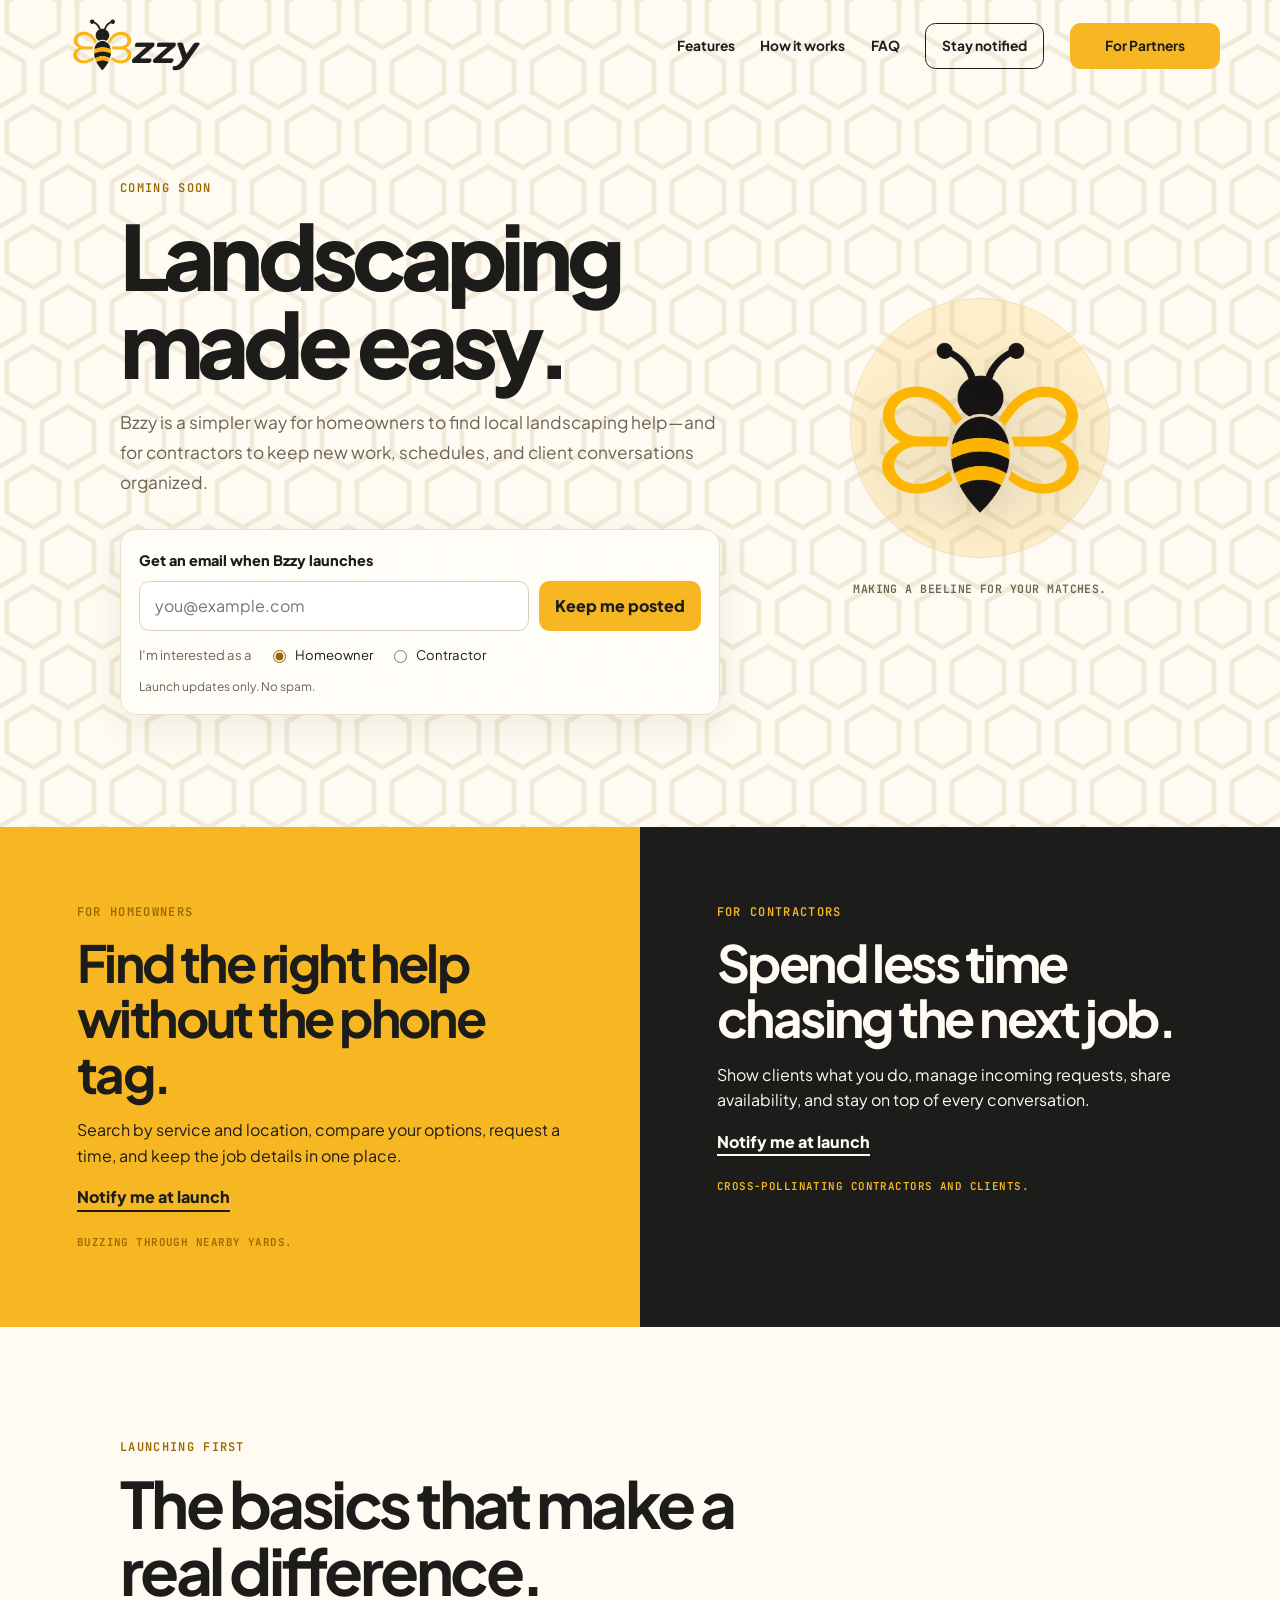
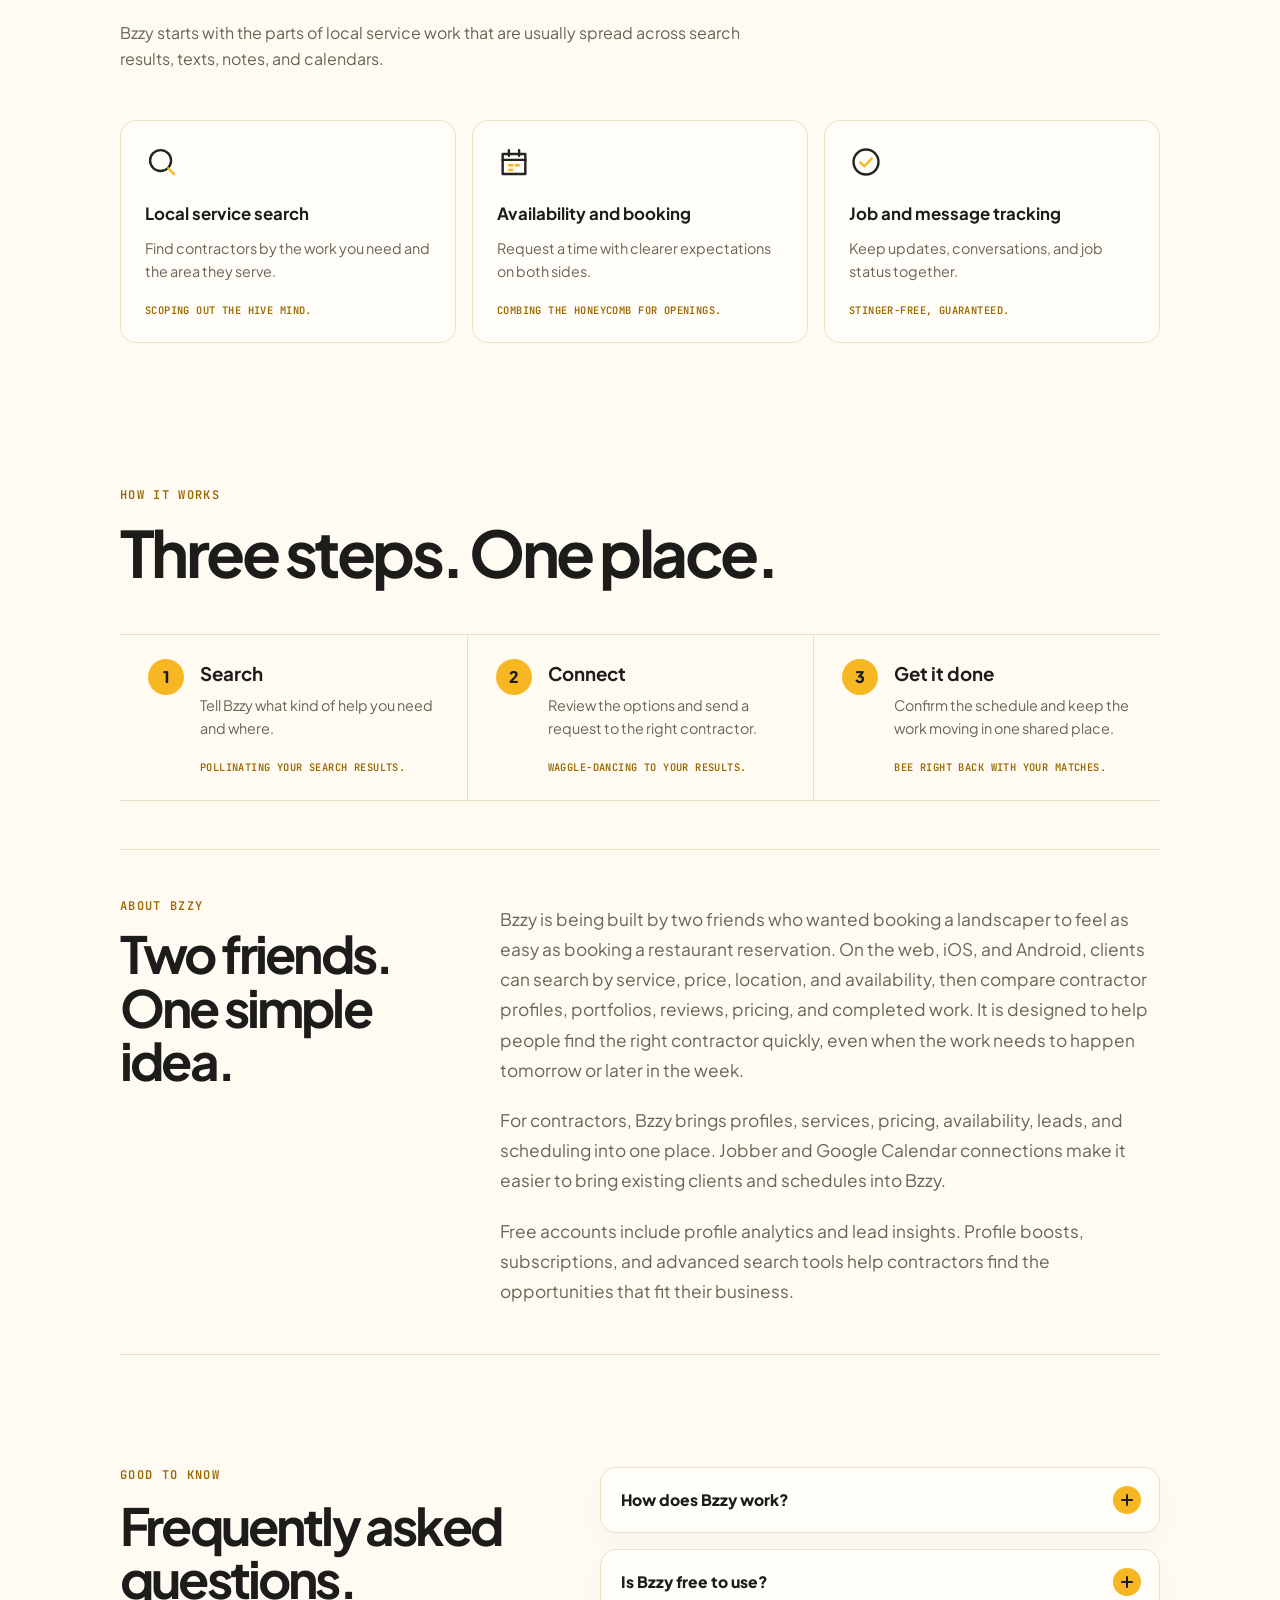
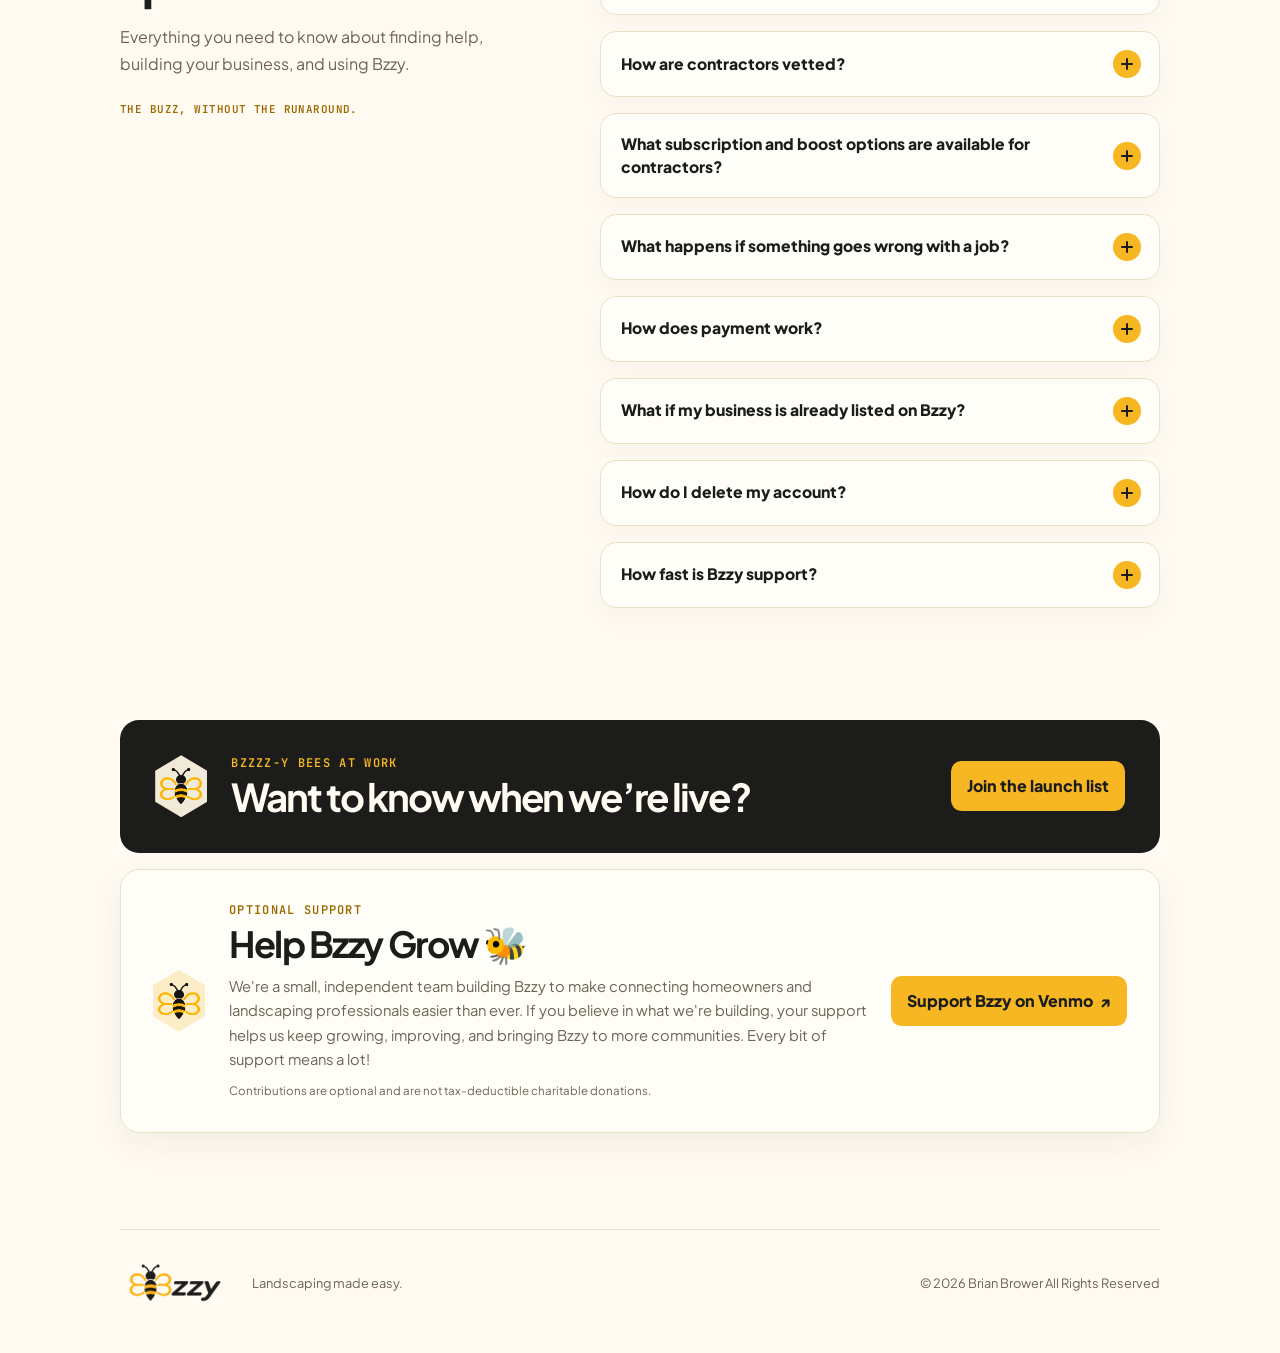
<file: index.html>
<!doctype html>
<html lang="en">
  <head>
    <meta charset="utf-8" />
    <meta name="viewport" content="width=device-width, initial-scale=1" />
    <meta name="theme-color" content="#fffbf2" />
    <meta name="description" content="Bzzy makes it easier to find, book, and work with local landscaping contractors." />
    <title>Bzzy - Landscaping made easy</title>
    <link rel="icon" type="image/png" href="assets/favicon.png" />
    <link rel="stylesheet" href="styles.css?v=20261024-2" />
    <script src="config.js"></script>
    <script src="scripts/support.js" defer></script>
  </head>
  <body>
    <div class="hex-pattern" aria-hidden="true"></div>
    <a class="skip-link" href="#main">Skip to content</a>

    <header class="site-header">
      <a class="brand" href="#top" aria-label="Bzzy home">
        <img src="assets/logo.png" alt="Bzzy" />
      </a>
      <nav aria-label="Primary navigation">
        <a href="#features">Features</a>
        <a href="#how-it-works">How it works</a>
        <a href="#faq">FAQ</a>
        <a class="nav-cta" href="#notify">Stay notified</a>
        <a class="audience-switcher" href="partners/">For Partners</a>
      </nav>
    </header>

    <main id="main">
      <section class="hero" id="top">
        <div class="hero-copy">
          <p class="launch-note">Coming soon</p>
          <h1>Landscaping made easy.</h1>
          <p class="hero-lede">
            Bzzy is a simpler way for homeowners to find local landscaping help—and for contractors to keep new work, schedules, and client conversations organized.
          </p>

          <form class="signup-form" id="notify" action="https://formsubmit.co/brian@bzzy.app" method="post">
            <input type="hidden" name="_subject" value="New Bzzy launch signup" />
            <input type="hidden" name="_next" value="https://bzzy.app/#thanks" />
            <input type="hidden" name="_template" value="table" />
            <input type="hidden" name="_autoresponse" value="Thanks for joining the Bzzy launch list. We’ll email you when Bzzy is ready." />
            <input class="honeypot" type="text" name="_honey" tabindex="-1" autocomplete="off" aria-hidden="true" />
            <label for="email">Get an email when Bzzy launches</label>
            <div class="form-row">
              <input id="email" name="email" type="email" placeholder="you@example.com" autocomplete="email" required />
              <button type="submit">Keep me posted</button>
            </div>
            <div class="audience-choice">
              <span>I’m interested as a</span>
              <label><input type="radio" name="audience" value="homeowner" checked /> Homeowner</label>
              <label><input type="radio" name="audience" value="contractor" /> Contractor</label>
            </div>
            <p class="form-note">Launch updates only. No spam.</p>
          </form>

          <div class="success-message" id="thanks" role="status">
            <strong>You’re on the list.</strong> We’ll keep you posted as Bzzy gets closer to launch.
          </div>
        </div>

        <div class="hero-mark" aria-hidden="true">
          <span class="bee-disc"><img src="assets/bzzy_sq_transparent.png" alt="" /></span>
          <p class="buzz-note">Making a beeline for your matches.</p>
        </div>
      </section>

      <section class="audience-grid" aria-label="Who Bzzy is for">
        <article>
          <p class="section-kicker">For homeowners</p>
          <h2>Find the right help without the phone tag.</h2>
          <p>Search by service and location, compare your options, request a time, and keep the job details in one place.</p>
          <a href="#notify">Notify me at launch</a>
          <p class="buzz-note">Buzzing through nearby yards.</p>
        </article>
        <article class="contractor-panel">
          <p class="section-kicker">For contractors</p>
          <h2>Spend less time chasing the next job.</h2>
          <p>Show clients what you do, manage incoming requests, share availability, and stay on top of every conversation.</p>
          <a href="#notify">Notify me at launch</a>
          <p class="buzz-note">Cross-pollinating contractors and clients.</p>
        </article>
      </section>

      <section class="features section" id="features">
        <div class="section-heading">
          <p class="section-kicker">Launching first</p>
          <h2>The basics that make a real difference.</h2>
          <p>Bzzy starts with the parts of local service work that are usually spread across search results, texts, notes, and calendars.</p>
        </div>

        <div class="feature-list">
          <article>
            <img src="assets/icon-search.svg" alt="" />
            <div><h3>Local service search</h3><p>Find contractors by the work you need and the area they serve.</p><p class="buzz-note">Scoping out the hive mind.</p></div>
          </article>
          <article>
            <img src="assets/icon-calendar.svg" alt="" />
            <div><h3>Availability and booking</h3><p>Request a time with clearer expectations on both sides.</p><p class="buzz-note">Combing the honeycomb for openings.</p></div>
          </article>
          <article>
            <img src="assets/icon-check.svg" alt="" />
            <div><h3>Job and message tracking</h3><p>Keep updates, conversations, and job status together.</p><p class="buzz-note">Stinger-free, guaranteed.</p></div>
          </article>
        </div>
      </section>

      <section class="how section" id="how-it-works">
        <div class="section-heading">
          <p class="section-kicker">How it works</p>
          <h2>Three steps. One place.</h2>
        </div>
        <ol class="steps">
          <li><span>1</span><div><h3>Search</h3><p>Tell Bzzy what kind of help you need and where.</p><p class="buzz-note">Pollinating your search results.</p></div></li>
          <li><span>2</span><div><h3>Connect</h3><p>Review the options and send a request to the right contractor.</p><p class="buzz-note">Waggle-dancing to your results.</p></div></li>
          <li><span>3</span><div><h3>Get it done</h3><p>Confirm the schedule and keep the work moving in one shared place.</p><p class="buzz-note">Bee right back with your matches.</p></div></li>
        </ol>
      </section>

      <section class="about section" id="about">
        <div>
          <p class="section-kicker">About Bzzy</p>
          <h2>Two friends.<br />One simple idea.</h2>
        </div>
        <div class="about-copy">
          <p>
            Bzzy is being built by two friends who wanted booking a landscaper to feel as easy as booking a restaurant reservation. On the web, iOS, and Android, clients can search by service, price, location, and availability, then compare contractor profiles, portfolios, reviews, pricing, and completed work. It is designed to help people find the right contractor quickly, even when the work needs to happen tomorrow or later in the week.
          </p>
          <p>
            For contractors, Bzzy brings profiles, services, pricing, availability, leads, and scheduling into one place. Jobber and Google Calendar connections make it easier to bring existing clients and schedules into Bzzy.
          </p>
          <p>
            Free accounts include profile analytics and lead insights. Profile boosts, subscriptions, and advanced search tools help contractors find the opportunities that fit their business.
          </p>
        </div>
      </section>

      <section class="faq section" id="faq" aria-labelledby="faq-title">
        <div class="faq-intro">
          <p class="section-kicker">Good to know</p>
          <h2 id="faq-title">Frequently asked questions.</h2>
          <p>Everything you need to know about finding help, building your business, and using Bzzy.</p>
          <p class="buzz-note">The buzz, without the runaround.</p>
        </div>

        <div class="faq-list">
          <details class="faq-item" name="bzzy-faq">
            <summary>How does Bzzy work?</summary>
            <div class="faq-answer">
              <p>Bzzy helps clients quickly find the right contractor by matching <strong>services needed</strong>, <strong>timeframes the client is available</strong>, <strong>general location</strong>, and <strong>optional budget preferences</strong>.</p>
              <p>Contractors create a free profile, sync their scheduling tools (Jobber or Google Calendar), and optionally sync their Google Business page to auto-populate public info.</p>
              <p>Clients browse, compare, and reach out directly &mdash; Bzzy does not handle payments or job transactions.</p>
            </div>
          </details>
          <details class="faq-item" name="bzzy-faq">
            <summary>Is Bzzy free to use?</summary>
            <div class="faq-answer">
              <p>Client accounts are <strong>100% free</strong>.</p>
              <p>Contractors can use Bzzy for free as well, with optional paid features such as profile boosts, premium tiers, and lead-searching tools.</p>
            </div>
          </details>
          <details class="faq-item" name="bzzy-faq">
            <summary>How are contractors vetted?</summary>
            <div class="faq-answer">
              <p>Contractors can optionally verify key business information, including <strong>insurance</strong>, <strong>state licensing</strong>, and <strong>driver&rsquo;s license</strong>. Once approved, they receive a <strong>verification badge</strong>, which becomes a searchable filter for clients.</p>
              <p>If a contractor is reported multiple times, Bzzy may conduct additional checks such as background reviews or portfolio evaluations.</p>
              <p>Our screening process is designed to catch most issues early.</p>
            </div>
          </details>
          <details class="faq-item" name="bzzy-faq">
            <summary>What subscription and boost options are available for contractors?</summary>
            <div class="faq-answer">
              <p>Contractors can:</p>
              <ul>
                <li>Boost their profile for short time increments.</li>
                <li>Subscribe to a premium tier for consistent search visibility.</li>
                <li>Access lead-searching tools that show people who viewed or searched for their profile in the last <strong>21 days</strong> (mid tier) or <strong>7, 14, 21 days, or full month</strong> (highest tier).</li>
                <li>Highest tier subscribers can see all users who searched for their services.</li>
              </ul>
              <p>We offer a free 7-day trial for the mid-tier subscription.</p>
              <p>Boosts and subscriptions are <strong>non-refundable</strong>, but subscriptions can be canceled anytime and remain active until the end of the billing period.</p>
            </div>
          </details>
          <details class="faq-item" name="bzzy-faq">
            <summary>What happens if something goes wrong with a job?</summary>
            <div class="faq-answer">
              <p>Since Bzzy does not handle payments or job transactions, issues are resolved directly between the client and contractor.</p>
              <p>If a contractor cancels, Bzzy will attempt to <strong>reassign a similar contractor</strong> based on matching filters and availability.</p>
              <p>Clients receive a notification and can choose from the reassigned options.</p>
              <p>Mediation services are not offered.</p>
            </div>
          </details>
          <details class="faq-item" name="bzzy-faq">
            <summary>How does payment work?</summary>
            <div class="faq-answer">
              <p>All payments are handled directly between clients and contractors.</p>
              <p>Bzzy does not process payments, refunds, or financial disputes.</p>
            </div>
          </details>
          <details class="faq-item" name="bzzy-faq">
            <summary>What if my business is already listed on Bzzy?</summary>
            <div class="faq-answer">
              <p>If we&rsquo;ve already created a public contractor page for your business, you can <strong>claim the page</strong> during signup.</p>
              <p>Once claimed, you can manage, update, and verify your information.</p>
            </div>
          </details>
          <details class="faq-item" name="bzzy-faq">
            <summary>How do I delete my account?</summary>
            <div class="faq-answer">
              <p>Account deletion is <strong>immediate</strong> for both clients and contractors.</p>
              <ul>
                <li>All private and proprietary data (emails, passwords, linked info) is permanently removed.</li>
                <li>Public business listings may remain visible in a generalized form so clients can still find your business.</li>
                <li>Any data tied to a claimed business profile is unlinked and deleted.</li>
                <li>Legally required financial records are retained until safe to delete.</li>
              </ul>
            </div>
          </details>
          <details class="faq-item" name="bzzy-faq">
            <summary>How fast is Bzzy support?</summary>
            <div class="faq-answer">
              <p>Our support team responds quickly, and we&rsquo;re actively implementing an AI-powered assistant to make help even faster.</p>
            </div>
          </details>
        </div>
      </section>

      <section class="final-signup">
        <span class="bee-disc-2 final-bee-disc" aria-hidden="true">
          <img src="assets/bzzy_sq_transparent.png" alt="" />
        </span>
        <div>
          <p class="section-kicker">Bzzzz-y bees at work</p>
          <h2>Want to know when we’re live?</h2>
        </div>
        <a class="button" href="#notify">Join the launch list</a>
      </section>

      <section class="support-section" id="support" aria-labelledby="support-title" hidden>
        <span class="support-mark" aria-hidden="true">
          <img src="assets/bzzy_sq_transparent.png" alt="" />
        </span>
        <div class="support-copy">
          <p class="section-kicker">Optional support</p>
          <h2 id="support-title">Help Bzzy Grow <span aria-hidden="true">🐝</span></h2>
          <p>
            We're a small, independent team building Bzzy to make connecting homeowners and landscaping professionals easier than ever. If you believe in what we're building, your support helps us keep growing, improving, and bringing Bzzy to more communities. Every bit of support means a lot!
          </p>
          <p class="support-note">Contributions are optional and are not tax-deductible charitable donations.</p>
        </div>
        <a class="button support-button" data-venmo-link target="_blank" rel="noopener noreferrer">
          Support Bzzy on Venmo <span aria-hidden="true">↗</span>
        </a>
      </section>
    </main>

    <footer>
      <img src="assets/logo.png" alt="Bzzy" />
      <p>Landscaping made easy.</p>
      <p class="copyright">© 2026 Brian Brower All Rights Reserved</p>
    </footer>
  </body>
</html>
</file>
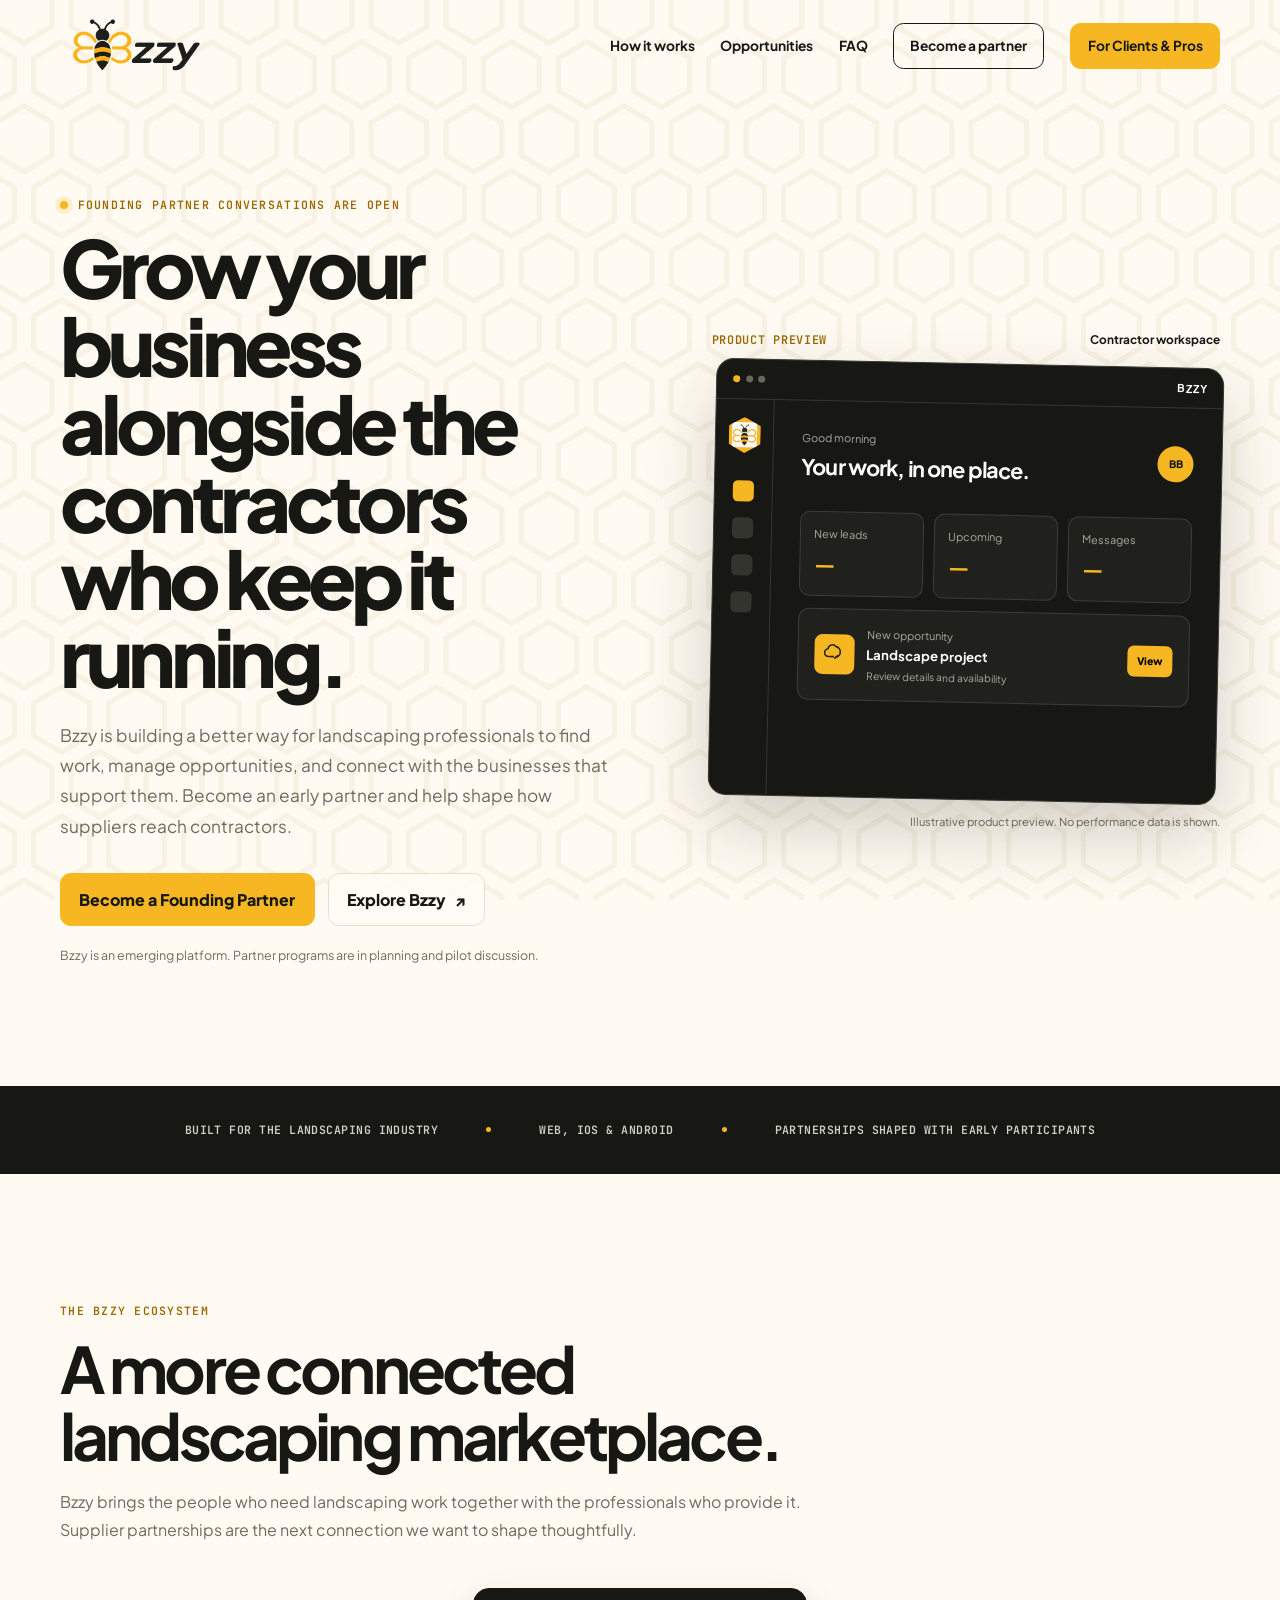
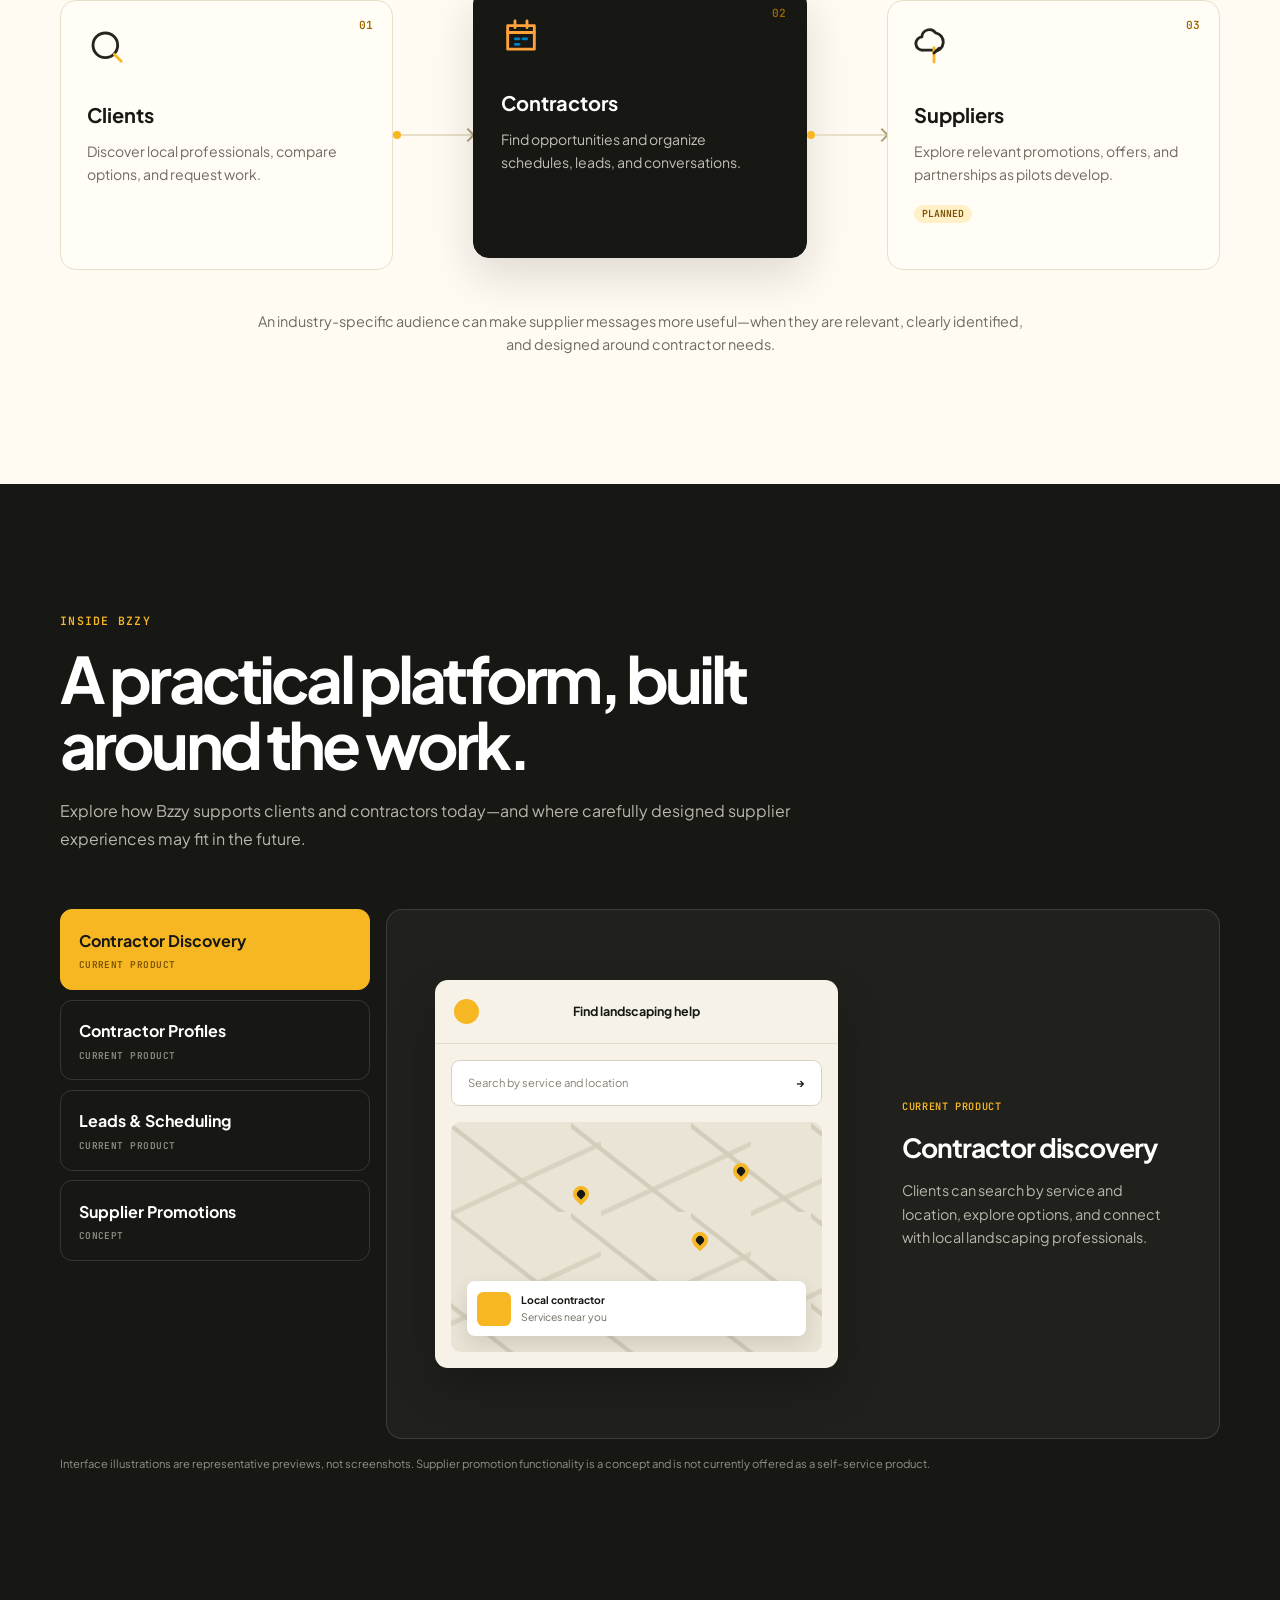
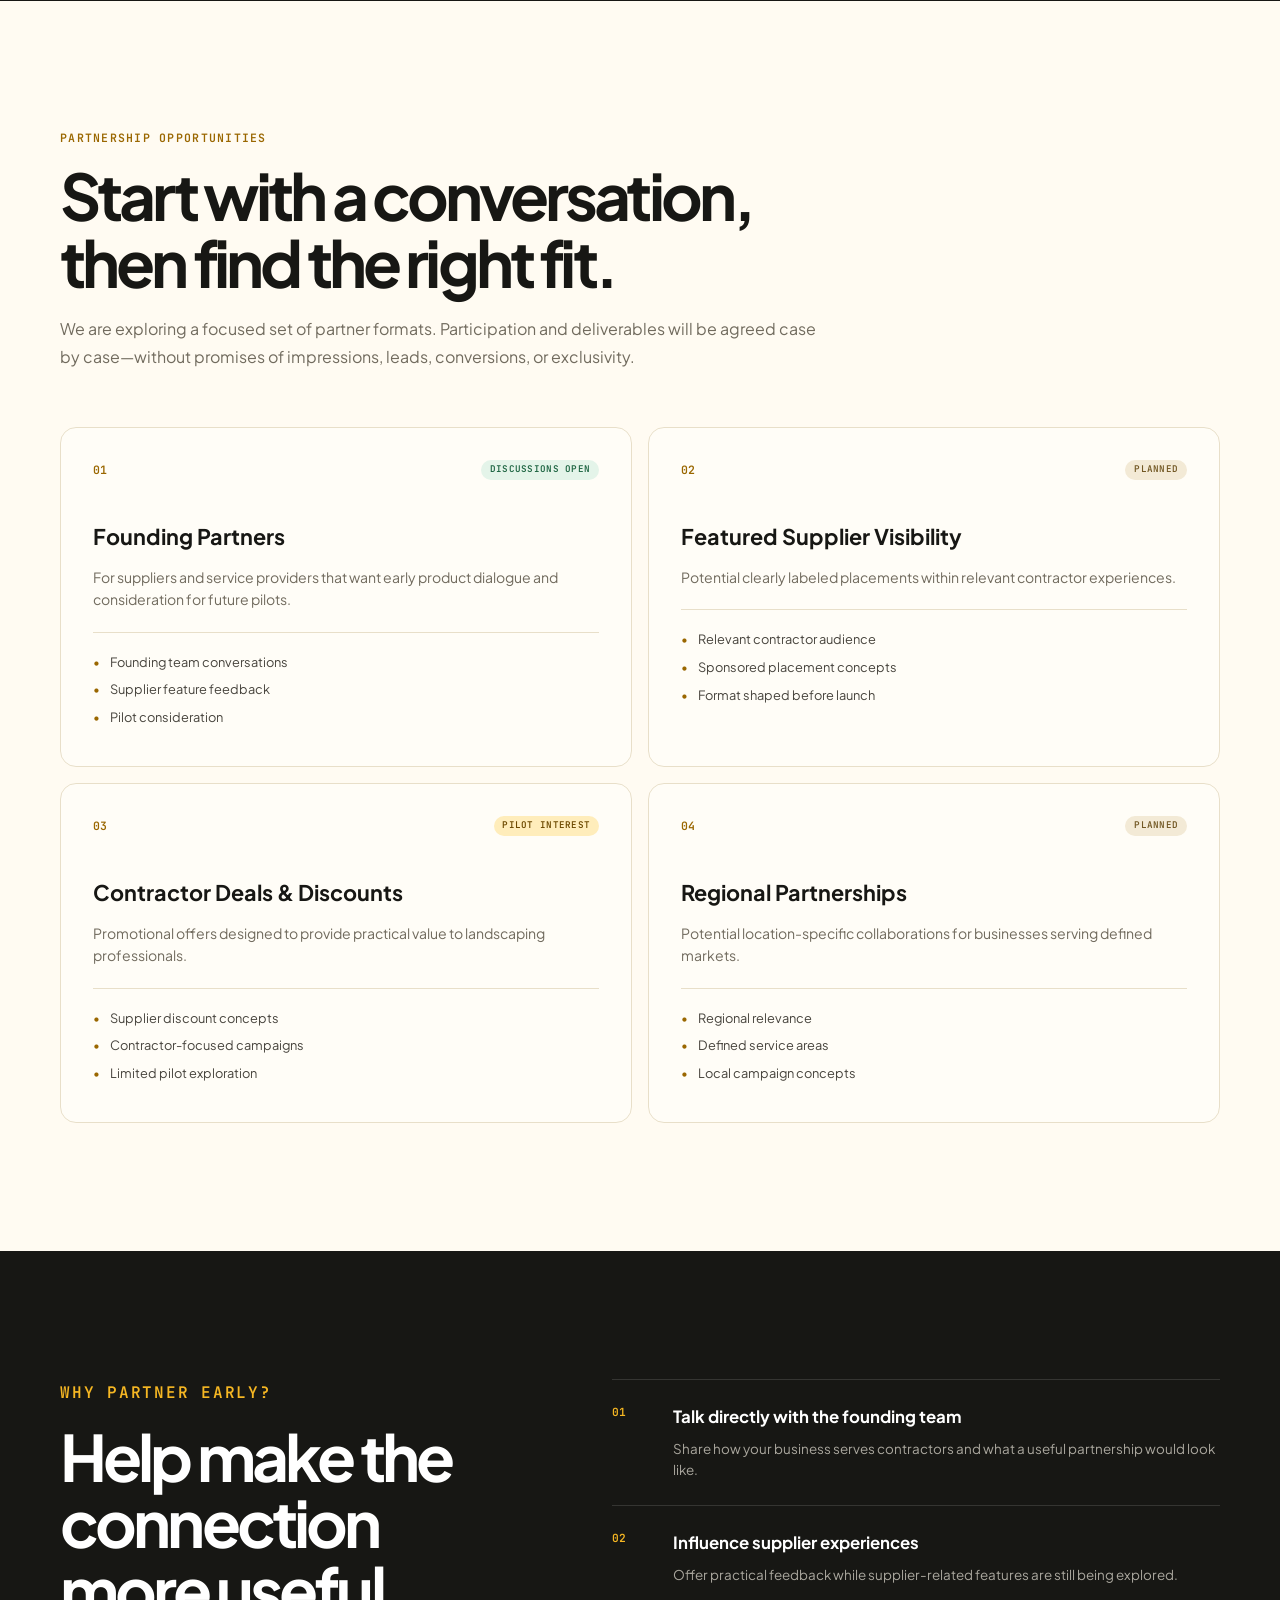
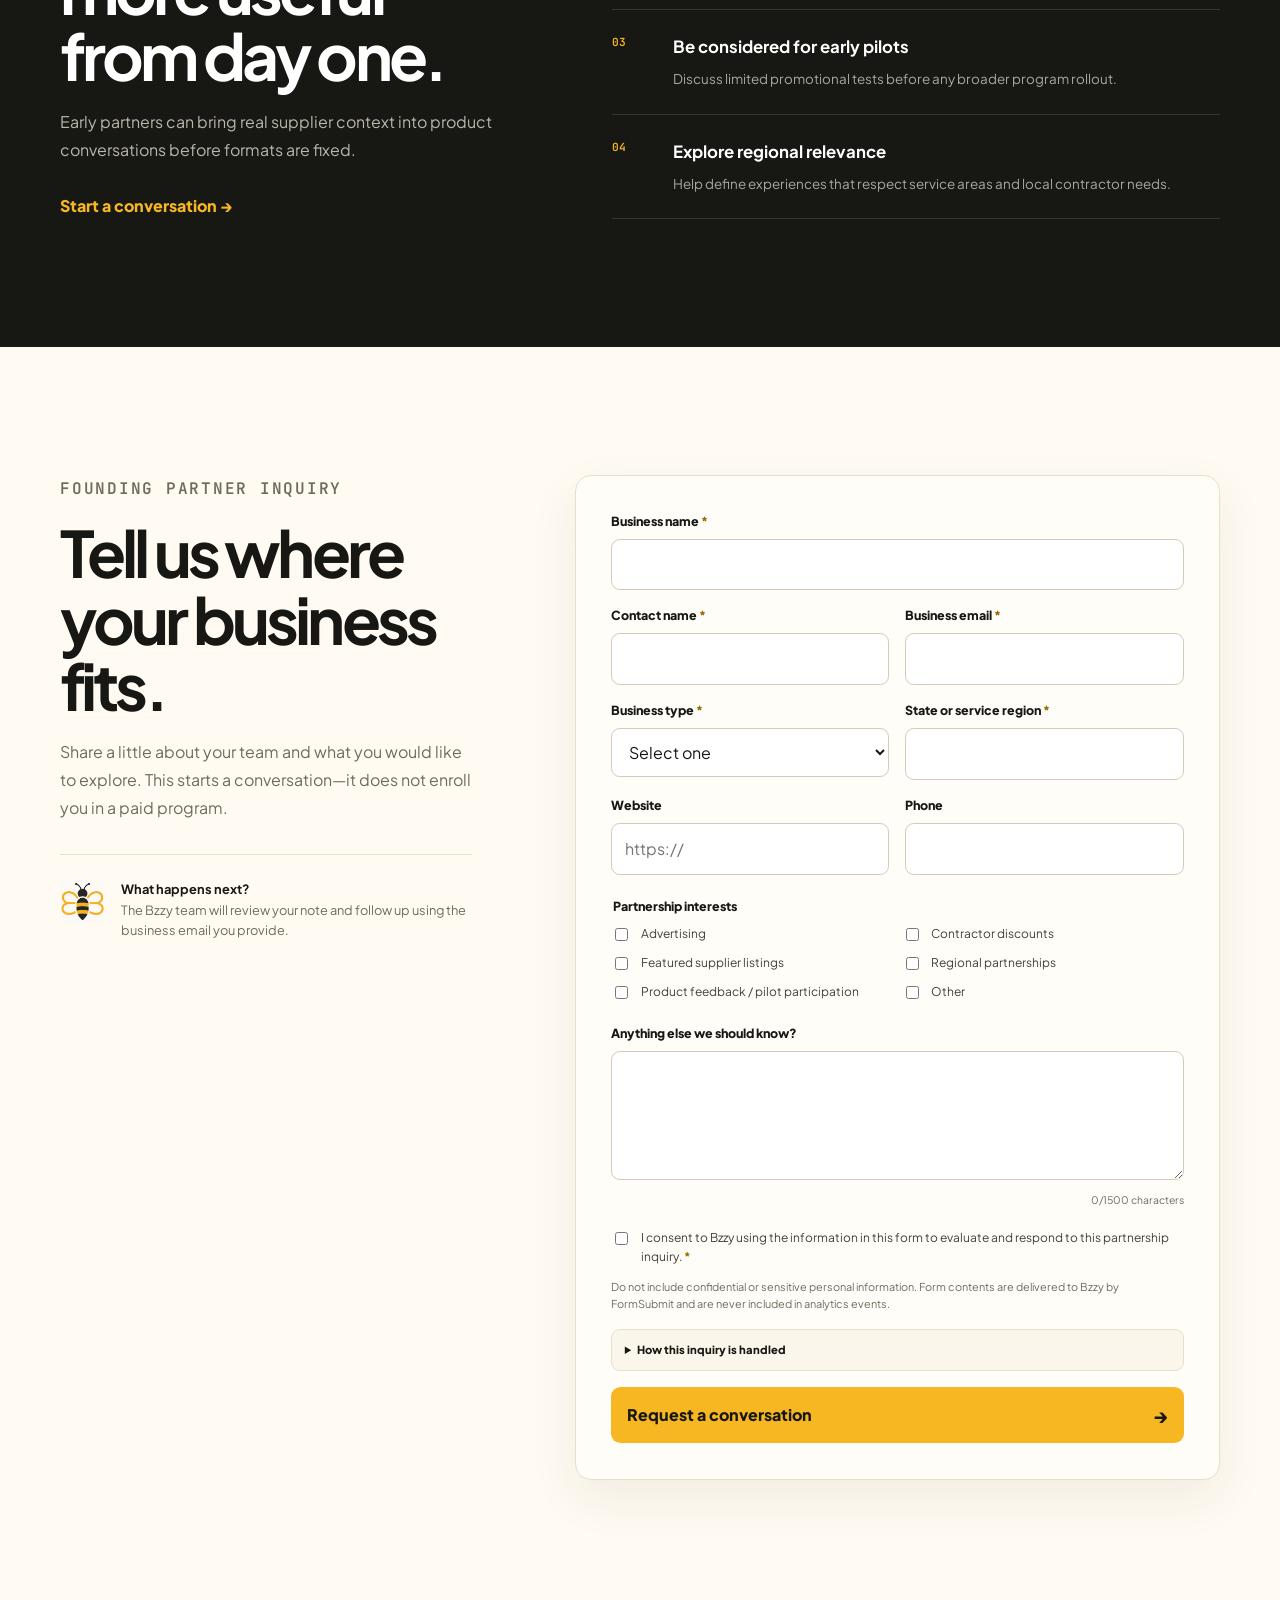
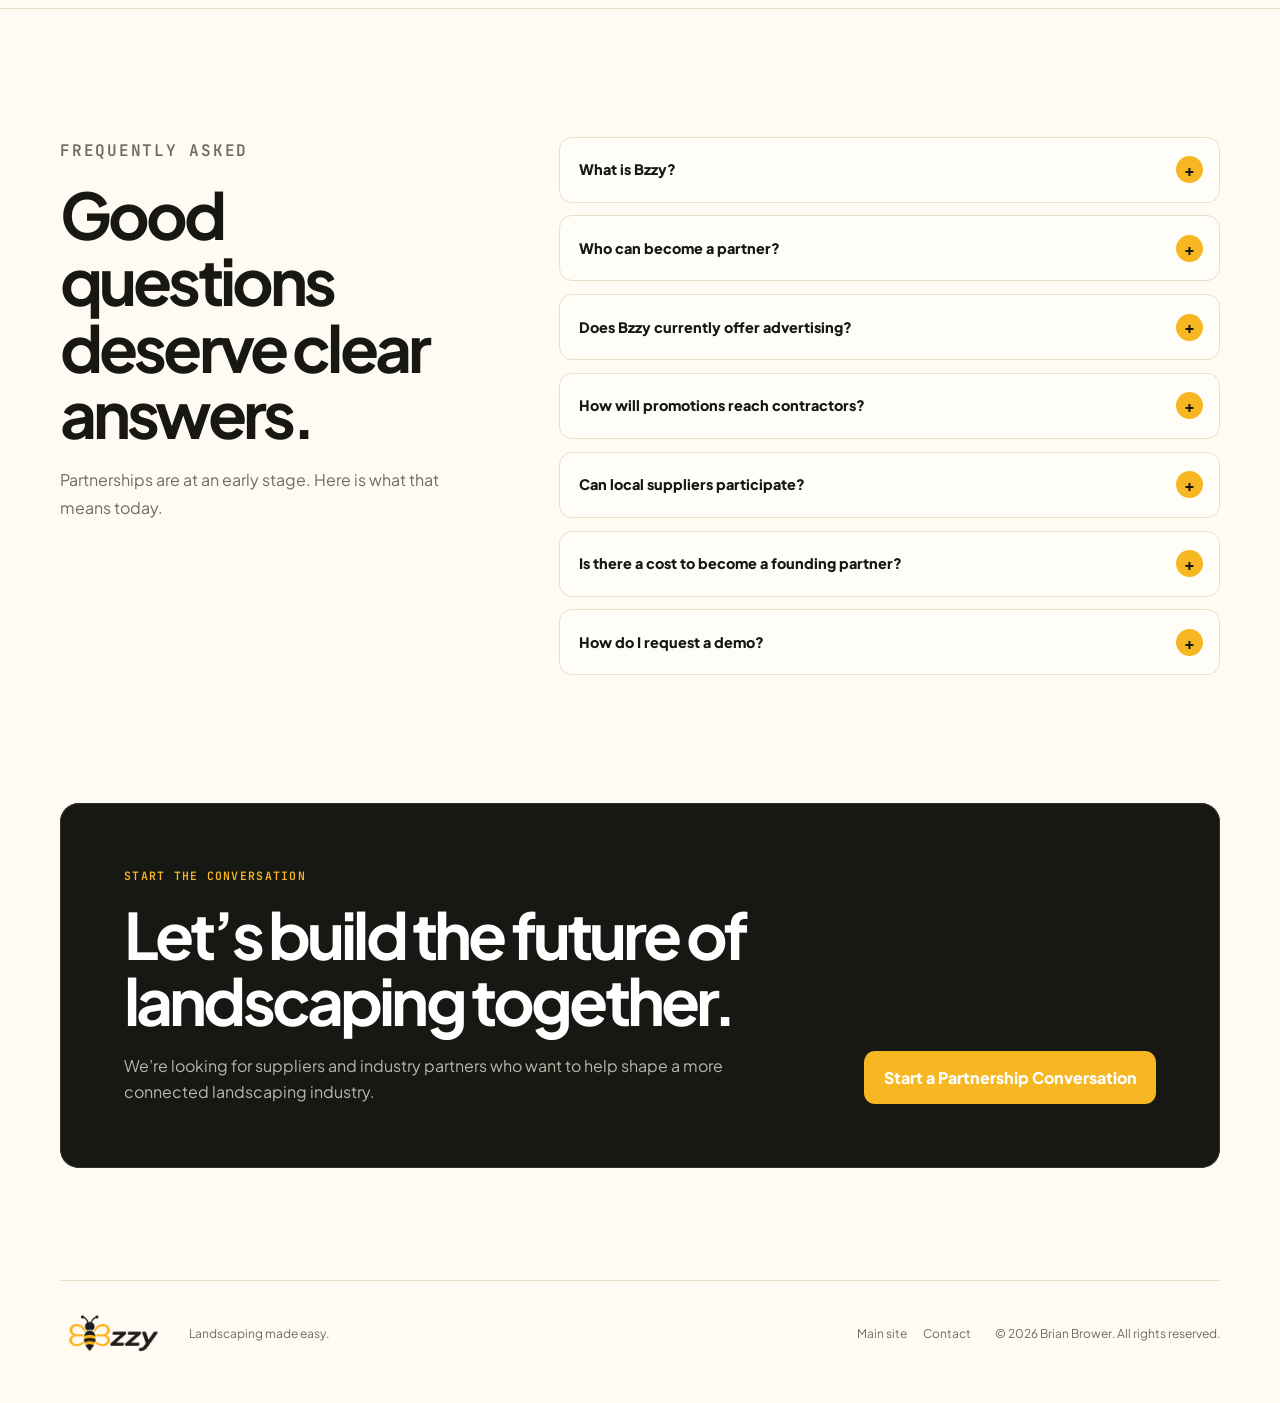
<file: partners/index.html>
<!doctype html>
<html lang="en">
  <head>
    <meta charset="utf-8" />
    <meta name="viewport" content="width=device-width, initial-scale=1" />
    <meta name="theme-color" content="#171714" />
    <meta name="robots" content="index, follow" />
    <meta name="description" content="Explore partnership opportunities with Bzzy. Connect with our team about supplier promotions, landscaping industry collaborations, and founding partner opportunities." />
    <link rel="canonical" href="https://bzzy.app/partners/" />
    <meta property="og:type" content="website" />
    <meta property="og:title" content="Bzzy Partners | Reach Landscaping Professionals" />
    <meta property="og:description" content="Help shape how landscaping suppliers and industry partners connect with contractors on Bzzy." />
    <meta property="og:url" content="https://bzzy.app/partners/" />
    <meta property="og:image" content="https://bzzy.app/assets/bzzy_sq_transparent.png" />
    <title>Bzzy Partners | Reach Landscaping Professionals</title>
    <link rel="icon" type="image/png" href="../assets/favicon.png" />
    <link rel="stylesheet" href="partners.css?v=20261024-2" />
    <script src="partners.js?v=20261024-1" defer></script>
  </head>
  <body>
    <a class="skip-link" href="#main">Skip to content</a>

    <header class="site-header" id="top">
      <a class="brand" href="../" aria-label="Bzzy home">
        <img src="../assets/logo.png" alt="Bzzy" />
      </a>
      <nav aria-label="Partner page navigation">
        <a href="#ecosystem">How it works</a>
        <a href="#opportunities">Opportunities</a>
        <a href="#faq">FAQ</a>
        <a class="nav-cta" href="#inquiry" data-track="partners_primary_cta_click">Become a partner</a>
        <a class="audience-switcher" href="../">For Clients &amp; Pros</a>
      </nav>
    </header>

    <main id="main">
      <section class="hero shell" aria-labelledby="hero-title">
        <div class="hero-copy reveal">
          <p class="eyebrow"><span></span> Founding partner conversations are open</p>
          <h1 id="hero-title">Grow your business alongside the contractors who keep it running.</h1>
          <p class="hero-lede">Bzzy is building a better way for landscaping professionals to find work, manage opportunities, and connect with the businesses that support them. Become an early partner and help shape how suppliers reach contractors.</p>
          <div class="hero-actions">
            <a class="button button-primary" href="#inquiry" data-track="partners_primary_cta_click">Become a Founding Partner</a>
            <a class="button button-secondary" href="../">Explore Bzzy <span aria-hidden="true">&#8599;</span></a>
          </div>
          <p class="hero-note">Bzzy is an emerging platform. Partner programs are in planning and pilot discussion.</p>
        </div>

        <div class="hero-preview reveal" aria-label="Conceptual preview of the Bzzy contractor experience">
          <div class="preview-label"><span>Product preview</span><strong>Contractor workspace</strong></div>
          <div class="app-window">
            <div class="app-bar"><span></span><span></span><span></span><b>Bzzy</b></div>
            <div class="app-body">
              <aside aria-hidden="true">
                <div class="mini-logo"><img src="../assets/bee-mark.png" alt="" /></div>
                <i class="active"></i><i></i><i></i><i></i>
              </aside>
              <div class="app-content">
                <div class="app-heading"><div><small>Good morning</small><h2>Your work, in one place.</h2></div><span class="avatar">BB</span></div>
                <div class="metric-row"><div><small>New leads</small><strong>—</strong></div><div><small>Upcoming</small><strong>—</strong></div><div><small>Messages</small><strong>—</strong></div></div>
                <div class="lead-card"><span class="lead-icon"><img src="../assets/icon-tree.svg" alt="" /></span><div><small>New opportunity</small><strong>Landscape project</strong><p>Review details and availability</p></div><button type="button" tabindex="-1">View</button></div>
              </div>
            </div>
          </div>
          <p class="concept-note">Illustrative product preview. No performance data is shown.</p>
        </div>
      </section>

      <section class="trust-strip" aria-label="Bzzy platform summary">
        <div class="shell">
          <p>Built for the landscaping industry</p><span aria-hidden="true"></span>
          <p>Web, iOS &amp; Android</p><span aria-hidden="true"></span>
          <p>Partnerships shaped with early participants</p>
        </div>
      </section>

      <section class="section shell" id="ecosystem" aria-labelledby="ecosystem-title">
        <div class="section-heading reveal">
          <p class="kicker">The Bzzy ecosystem</p>
          <h2 id="ecosystem-title">A more connected landscaping marketplace.</h2>
          <p>Bzzy brings the people who need landscaping work together with the professionals who provide it. Supplier partnerships are the next connection we want to shape thoughtfully.</p>
        </div>
        <div class="ecosystem reveal" aria-label="Clients connect to contractors, and suppliers can support contractors">
          <article><span>01</span><img src="../assets/icon-search.svg" alt="" /><h3>Clients</h3><p>Discover local professionals, compare options, and request work.</p></article>
          <div class="flow-arrow" aria-hidden="true"><i></i></div>
          <article class="ecosystem-primary"><span>02</span><img src="../assets/icon-calendar.svg" alt="" /><h3>Contractors</h3><p>Find opportunities and organize schedules, leads, and conversations.</p></article>
          <div class="flow-arrow" aria-hidden="true"><i></i></div>
          <article><span>03</span><img src="../assets/icon-tree.svg" alt="" /><h3>Suppliers</h3><p>Explore relevant promotions, offers, and partnerships as pilots develop.</p><b>Planned</b></article>
        </div>
        <p class="ecosystem-footnote reveal">An industry-specific audience can make supplier messages more useful—when they are relevant, clearly identified, and designed around contractor needs.</p>
      </section>

      <section class="showcase-section" id="product">
        <div class="section shell">
          <div class="section-heading reveal">
            <p class="kicker">Inside Bzzy</p>
            <h2>A practical platform, built around the work.</h2>
            <p>Explore how Bzzy supports clients and contractors today—and where carefully designed supplier experiences may fit in the future.</p>
          </div>
          <div class="showcase reveal">
            <div class="tab-list" role="tablist" aria-label="Bzzy product areas">
              <button id="tab-discovery" role="tab" aria-selected="true" aria-controls="panel-discovery" data-tab="discovery">Contractor Discovery <span>Current product</span></button>
              <button id="tab-profiles" role="tab" aria-selected="false" aria-controls="panel-profiles" data-tab="profiles" tabindex="-1">Contractor Profiles <span>Current product</span></button>
              <button id="tab-leads" role="tab" aria-selected="false" aria-controls="panel-leads" data-tab="leads" tabindex="-1">Leads &amp; Scheduling <span>Current product</span></button>
              <button id="tab-suppliers" role="tab" aria-selected="false" aria-controls="panel-suppliers" data-tab="suppliers" tabindex="-1">Supplier Promotions <span>Concept</span></button>
            </div>
            <div class="tab-panels">
              <article id="panel-discovery" role="tabpanel" aria-labelledby="tab-discovery" data-panel="discovery">
                <div class="screen screen-search" aria-hidden="true"><div class="screen-top"><i></i><b>Find landscaping help</b><span></span></div><div class="search-bar">Search by service and location <strong>&#8594;</strong></div><div class="map-area"><span class="pin pin-one"></span><span class="pin pin-two"></span><span class="pin pin-three"></span><div class="result-card"><i></i><div><b>Local contractor</b><small>Services near you</small></div></div></div></div>
                <div class="panel-copy"><p class="status current">Current product</p><h3>Contractor discovery</h3><p>Clients can search by service and location, explore options, and connect with local landscaping professionals.</p></div>
              </article>
              <article id="panel-profiles" role="tabpanel" aria-labelledby="tab-profiles" data-panel="profiles" hidden>
                <div class="screen profile-screen" aria-hidden="true"><div class="profile-cover"></div><div class="profile-head"><i></i><div><b>Contractor profile</b><small>Services • Portfolio • Availability</small></div></div><div class="profile-lines"><span></span><span></span><span></span></div><button type="button" tabindex="-1">Request a time</button></div>
                <div class="panel-copy"><p class="status current">Current product</p><h3>Profiles built for comparison</h3><p>Contractor pages bring public business details, services, work examples, and scheduling context into one clear view.</p></div>
              </article>
              <article id="panel-leads" role="tabpanel" aria-labelledby="tab-leads" data-panel="leads" hidden>
                <div class="screen schedule-screen" aria-hidden="true"><div class="schedule-head"><b>Work week</b><span>Schedule</span></div><div class="week"><i>M</i><i>T</i><i>W</i><i>T</i><i>F</i></div><div class="calendar-grid"><span></span><span class="job"></span><span></span><span></span><span class="job gold"></span><span></span><span></span><span></span><span class="job"></span><span></span></div></div>
                <div class="panel-copy"><p class="status current">Current product</p><h3>Leads and scheduling</h3><p>Contractors can organize incoming requests, availability, jobs, and client conversations in a dedicated workspace.</p></div>
              </article>
              <article id="panel-suppliers" role="tabpanel" aria-labelledby="tab-suppliers" data-panel="suppliers" hidden>
                <div class="screen supplier-screen" aria-hidden="true"><span class="concept-pill">Concept</span><div class="offer-logo"><img src="../assets/bee-mark.png" alt="" /></div><small>Partner offer</small><h3>Relevant contractor savings</h3><p>A clearly identified offer from an industry supplier.</p><button type="button" tabindex="-1">View offer</button></div>
                <div class="panel-copy"><p class="status concept">Concept preview</p><h3>Supplier promotions</h3><p>Future pilots may introduce relevant discounts or sponsored supplier placements. Formats, availability, and eligibility are not yet finalized.</p></div>
              </article>
            </div>
          </div>
          <p class="showcase-disclaimer">Interface illustrations are representative previews, not screenshots. Supplier promotion functionality is a concept and is not currently offered as a self-service product.</p>
        </div>
      </section>

      <section class="section shell" id="opportunities" aria-labelledby="opportunities-title">
        <div class="section-heading reveal">
          <p class="kicker">Partnership opportunities</p>
          <h2 id="opportunities-title">Start with a conversation, then find the right fit.</h2>
          <p>We are exploring a focused set of partner formats. Participation and deliverables will be agreed case by case—without promises of impressions, leads, conversions, or exclusivity.</p>
        </div>
        <div class="opportunity-grid">
          <article class="reveal"><div class="card-top"><span>01</span><b class="availability discussion">Discussions open</b></div><h3>Founding Partners</h3><p>For suppliers and service providers that want early product dialogue and consideration for future pilots.</p><ul><li>Founding team conversations</li><li>Supplier feature feedback</li><li>Pilot consideration</li></ul></article>
          <article class="reveal"><div class="card-top"><span>02</span><b class="availability planned">Planned</b></div><h3>Featured Supplier Visibility</h3><p>Potential clearly labeled placements within relevant contractor experiences.</p><ul><li>Relevant contractor audience</li><li>Sponsored placement concepts</li><li>Format shaped before launch</li></ul></article>
          <article class="reveal"><div class="card-top"><span>03</span><b class="availability pilot">Pilot interest</b></div><h3>Contractor Deals &amp; Discounts</h3><p>Promotional offers designed to provide practical value to landscaping professionals.</p><ul><li>Supplier discount concepts</li><li>Contractor-focused campaigns</li><li>Limited pilot exploration</li></ul></article>
          <article class="reveal"><div class="card-top"><span>04</span><b class="availability planned">Planned</b></div><h3>Regional Partnerships</h3><p>Potential location-specific collaborations for businesses serving defined markets.</p><ul><li>Regional relevance</li><li>Defined service areas</li><li>Local campaign concepts</li></ul></article>
        </div>
      </section>

      <section class="early-section">
        <div class="section shell early-grid">
          <div class="early-copy reveal"><p class="kicker">Why partner early?</p><h2>Help make the connection more useful from day one.</h2><p>Early partners can bring real supplier context into product conversations before formats are fixed.</p><a href="#inquiry">Start a conversation <span aria-hidden="true">&#8594;</span></a></div>
          <div class="benefit-list reveal">
            <article><span>01</span><div><h3>Talk directly with the founding team</h3><p>Share how your business serves contractors and what a useful partnership would look like.</p></div></article>
            <article><span>02</span><div><h3>Influence supplier experiences</h3><p>Offer practical feedback while supplier-related features are still being explored.</p></div></article>
            <article><span>03</span><div><h3>Be considered for early pilots</h3><p>Discuss limited promotional tests before any broader program rollout.</p></div></article>
            <article><span>04</span><div><h3>Explore regional relevance</h3><p>Help define experiences that respect service areas and local contractor needs.</p></div></article>
          </div>
        </div>
      </section>

      <section class="section shell inquiry-section" id="inquiry" aria-labelledby="inquiry-title">
        <div class="inquiry-intro reveal">
          <p class="kicker">Founding partner inquiry</p>
          <h2 id="inquiry-title">Tell us where your business fits.</h2>
          <p>Share a little about your team and what you would like to explore. This starts a conversation—it does not enroll you in a paid program.</p>
          <div class="inquiry-aside"><img src="../assets/bee-mark.png" alt="" /><p><strong>What happens next?</strong><br />The Bzzy team will review your note and follow up using the business email you provide.</p></div>
        </div>
        <form class="partner-form reveal" id="partner-form" action="https://formsubmit.co/brian@bzzy.app" method="post">
          <input type="hidden" name="_subject" value="New Bzzy founding partner inquiry" />
          <input type="hidden" name="_template" value="table" />
          <input type="hidden" name="_captcha" value="true" />
          <input type="hidden" name="_next" value="https://bzzy.app/partners/thanks/" />
          <input type="hidden" name="_autoresponse" value="Thanks for reaching out about partnering with Bzzy. We received your inquiry and will review it soon." />
          <input type="hidden" name="page_url" value="" />
          <input type="hidden" name="referrer" value="" />
          <input type="hidden" name="utm_source" value="" />
          <input type="hidden" name="utm_medium" value="" />
          <input type="hidden" name="utm_campaign" value="" />
          <input class="honeypot" type="text" name="_honey" tabindex="-1" autocomplete="off" aria-hidden="true" />
          <div class="field-grid">
            <div class="field"><label for="business-name">Business name <span aria-hidden="true">*</span></label><input id="business-name" name="business_name" autocomplete="organization" required /></div>
            <div class="field"><label for="contact-name">Contact name <span aria-hidden="true">*</span></label><input id="contact-name" name="contact_name" autocomplete="name" required /></div>
            <div class="field"><label for="business-email">Business email <span aria-hidden="true">*</span></label><input id="business-email" name="email" type="email" autocomplete="email" required /></div>
            <div class="field"><label for="business-type">Business type <span aria-hidden="true">*</span></label><select id="business-type" name="business_type" required><option value="">Select one</option><option>Landscaping supply store</option><option>Equipment dealer</option><option>Mulch, soil, stone, or aggregate supplier</option><option>Nursery or wholesale garden center</option><option>Irrigation or landscaping equipment supplier</option><option>Landscaping software or service provider</option><option>Other</option></select></div>
            <div class="field"><label for="region">State or service region <span aria-hidden="true">*</span></label><input id="region" name="service_region" autocomplete="address-level1" required /></div>
            <div class="field"><label for="website">Website</label><input id="website" name="website" type="url" inputmode="url" autocomplete="url" placeholder="https://" /></div>
            <div class="field"><label for="phone">Phone</label><input id="phone" name="phone" type="tel" autocomplete="tel" /></div>
          </div>
          <fieldset><legend>Partnership interests</legend><div class="checkbox-grid"><label><input type="checkbox" name="interests[]" value="Advertising" /> Advertising</label><label><input type="checkbox" name="interests[]" value="Contractor discounts" /> Contractor discounts</label><label><input type="checkbox" name="interests[]" value="Featured supplier listings" /> Featured supplier listings</label><label><input type="checkbox" name="interests[]" value="Regional partnerships" /> Regional partnerships</label><label><input type="checkbox" name="interests[]" value="Product feedback / pilot participation" /> Product feedback / pilot participation</label><label><input type="checkbox" name="interests[]" value="Other" /> Other</label></div></fieldset>
          <div class="field"><label for="message">Anything else we should know?</label><textarea id="message" name="message" rows="4" maxlength="1500" aria-describedby="message-count"></textarea><p class="character-count" id="message-count"><span>0</span>/1500 characters</p></div>
          <label class="consent"><input id="consent" name="consent" type="checkbox" required aria-describedby="privacy-note" /><span>I consent to Bzzy using the information in this form to evaluate and respond to this partnership inquiry. <strong aria-hidden="true">*</strong></span></label>
          <p class="form-privacy" id="privacy-note">Do not include confidential or sensitive personal information. Form contents are delivered to Bzzy by FormSubmit and are never included in analytics events.</p>
          <details class="privacy-disclosure"><summary>How this inquiry is handled</summary><p>Your submission is emailed to the Bzzy team through FormSubmit. Bzzy uses the information to assess and respond to your inquiry. This static site does not place the inquiry in a Bzzy database or partner dashboard.</p></details>
          <button class="submit-button" type="submit"><span>Request a conversation</span><i aria-hidden="true">&#8594;</i></button>
          <div class="form-status" id="form-status" role="status" aria-live="polite"></div>
        </form>
      </section>

      <section class="faq-section" id="faq">
        <div class="section shell faq-grid">
          <div class="faq-intro reveal"><p class="kicker">Frequently asked</p><h2>Good questions deserve clear answers.</h2><p>Partnerships are at an early stage. Here is what that means today.</p></div>
          <div class="faq-list reveal">
            <details><summary>What is Bzzy?</summary><p>Bzzy is an emerging marketplace for landscaping services. It is designed to help clients discover and connect with contractors, while giving contractors tools for opportunities, availability, schedules, and client conversations.</p></details>
            <details><summary>Who can become a partner?</summary><p>We welcome conversations with landscaping supply stores, equipment dealerships, material suppliers, nurseries, irrigation suppliers, and industry software or service providers.</p></details>
            <details><summary>Does Bzzy currently offer advertising?</summary><p>Not as a self-service or broadly available product. Bzzy is currently discussing potential founding partnerships and limited pilots. Any proposed placement would be clearly defined before participation.</p></details>
            <details><summary>How will promotions reach contractors?</summary><p>Possible formats include clearly identified supplier placements, contractor offers, and regionally relevant promotions. These are concepts under evaluation, not guaranteed inventory.</p></details>
            <details><summary>Can local suppliers participate?</summary><p>Yes. Local and regional relevance is an important part of the conversation, especially for suppliers serving defined geographic markets.</p></details>
            <details><summary>Is there a cost to become a founding partner?</summary><p>There is no cost to request a conversation. Any future paid pilot, placement, or program would be discussed transparently and agreed separately before it begins.</p></details>
            <details><summary>How do I request a demo?</summary><p>Complete the partnership inquiry form and mention your interest in a product walkthrough. The Bzzy team will follow up using your business email.</p></details>
          </div>
        </div>
      </section>

      <section class="final-cta shell reveal">
        <div><p class="kicker">Start the conversation</p><h2>Let&rsquo;s build the future of landscaping together.</h2><p>We&rsquo;re looking for suppliers and industry partners who want to help shape a more connected landscaping industry.</p></div>
        <a class="button button-primary" href="#inquiry" data-track="partners_primary_cta_click">Start a Partnership Conversation</a>
      </section>
    </main>

    <footer class="shell">
      <a href="../"><img src="../assets/logo.png" alt="Bzzy" /></a>
      <p>Landscaping made easy.</p>
      <div><a href="../">Main site</a><a href="mailto:hello@bzzy.app">Contact</a></div>
      <p class="copyright">&copy; 2026 Brian Brower. All rights reserved.</p>
    </footer>
  </body>
</html>
</file>
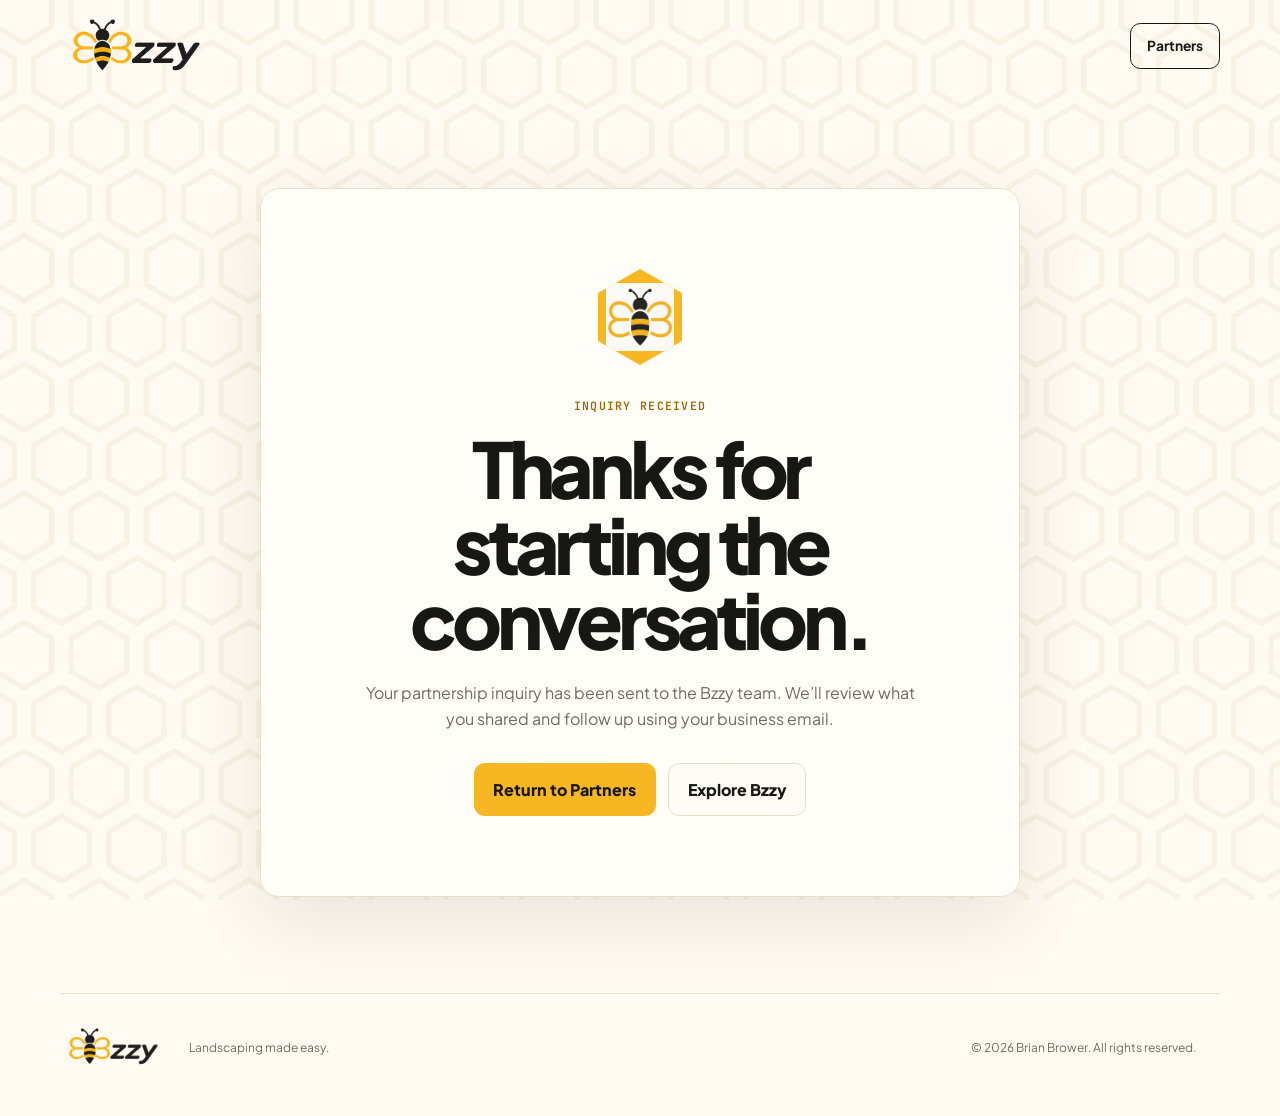
<file: partners/thanks/index.html>
<!doctype html>
<html lang="en">
  <head>
    <meta charset="utf-8" />
    <meta name="viewport" content="width=device-width, initial-scale=1" />
    <meta name="theme-color" content="#fffbf2" />
    <meta name="robots" content="noindex, follow" />
    <meta name="description" content="Thanks for contacting the Bzzy partnerships team." />
    <title>Thank You | Bzzy Partners</title>
    <link rel="icon" type="image/png" href="../../assets/favicon.png" />
    <link rel="stylesheet" href="../partners.css?v=20261024-2" />
  </head>
  <body class="thanks-page">
    <a class="skip-link" href="#main">Skip to content</a>
    <header class="site-header">
      <a class="brand" href="../../" aria-label="Bzzy home"><img src="../../assets/logo.png" alt="Bzzy" /></a>
      <nav aria-label="Thank-you page navigation"><a class="nav-cta" href="../">Partners</a></nav>
    </header>
    <main class="thanks-main" id="main">
      <section class="thanks-card" aria-labelledby="thanks-title">
        <span class="thanks-mark" aria-hidden="true"><img src="../../assets/bee-mark.png" alt="" /></span>
        <p class="kicker">Inquiry received</p>
        <h1 id="thanks-title">Thanks for starting the conversation.</h1>
        <p>Your partnership inquiry has been sent to the Bzzy team. We’ll review what you shared and follow up using your business email.</p>
        <div class="thanks-actions">
          <a class="button button-primary" href="../">Return to Partners</a>
          <a class="button button-secondary" href="../../">Explore Bzzy</a>
        </div>
      </section>
    </main>
    <footer>
      <a href="../../"><img src="../../assets/logo.png" alt="Bzzy" /></a>
      <p>Landscaping made easy.</p>
      <p class="copyright">&copy; 2026 Brian Brower. All rights reserved.</p>
    </footer>
  </body>
</html>
</file>
<file: styles.css>
@font-face { font-family: "Plus Jakarta Sans"; src: url("assets/plus-jakarta-sans-regular.ttf") format("truetype"); font-weight: 400; font-style: normal; font-display: swap; }
@font-face { font-family: "Plus Jakarta Sans"; src: url("assets/plus-jakarta-sans-semibold.ttf") format("truetype"); font-weight: 600; font-style: normal; font-display: swap; }
@font-face { font-family: "Plus Jakarta Sans"; src: url("assets/plus-jakarta-sans-bold.ttf") format("truetype"); font-weight: 700; font-style: normal; font-display: swap; }
@font-face { font-family: "Plus Jakarta Sans"; src: url("assets/plus-jakarta-sans-extrabold.ttf") format("truetype"); font-weight: 800; font-style: normal; font-display: swap; }
@font-face { font-family: "JetBrains Mono"; src: url("assets/jetbrains-mono-semibold.ttf") format("truetype"); font-weight: 600; font-style: normal; font-display: swap; }

:root {
  --honey: #f6b723;
  --honey-hover: #ffc300;
  --honey-ink: #9b6800;
  --ink: #1c1c1a;
  --background: #fffbf2;
  --surface: #fffdf7;
  --line: #e9e1c6;
  --input-line: #d7d0bf;
  --muted: #6b6455;
  --hex: #f2ead8;
}

* { box-sizing: border-box; }
html { scroll-behavior: smooth; }
body { min-width: 320px; margin: 0; color: var(--ink); background: var(--background); font-family: "Plus Jakarta Sans", system-ui, sans-serif; line-height: 1.6; }

.hex-pattern {
  position: fixed;
  inset: 0;
  z-index: -1;
  pointer-events: none;
  background-image: url("assets/hexagon.svg");
  background-position: 33px 17px;
  background-size: 140px 120px;
  background-repeat: repeat;
}

img { display: block; max-width: 100%; }
a { color: inherit; }
button, input { font: inherit; }
.skip-link { position: fixed; left: 1rem; top: -5rem; z-index: 100; padding: .75rem 1rem; border-radius: .5rem; color: white; background: var(--ink); }
.skip-link:focus { top: 1rem; }
.site-header, .hero, .section, .final-signup, .support-section, footer { width: min(1040px, calc(100% - 3rem)); margin-inline: auto; }

.site-header { width: min(1160px, calc(100% - 3rem)); min-height: 92px; display: flex; align-items: center; justify-content: space-between; gap: 2rem; }
.brand img { width: 150px; }
nav { display: flex; align-items: center; gap: 1.6rem; font-size: .86rem; font-weight: 700; }
nav a { text-decoration: none; }
nav a:hover { color: var(--honey-ink); }
.audience-switcher { min-width: 150px; min-height: 44px; padding: .7rem 1rem; display: inline-flex; align-items: center; justify-content: center; border: 1.5px solid var(--honey); border-radius: .65rem; background: var(--honey); }
.audience-switcher:hover { color: var(--ink); border-color: var(--honey-hover); background: var(--honey-hover); }
.nav-cta { min-height: 44px; padding: .7rem 1rem; display: inline-flex; align-items: center; border: 1.5px solid var(--ink); border-radius: .65rem; }
.nav-cta:hover { color: var(--background); background: var(--ink); }

.hero { min-height: 640px; padding: 5.5rem 0 7rem; display: grid; grid-template-columns: minmax(0, 1.25fr) minmax(270px, .75fr); align-items: center; gap: 5rem; }
.launch-note, .section-kicker { margin: 0 0 .9rem; color: var(--honey-ink); font: 600 .75rem/1.4 "JetBrains Mono", monospace; letter-spacing: .11em; text-transform: uppercase; }
h1, h2, h3, p { margin-top: 0; }
h1 { max-width: 700px; margin-bottom: 1.25rem; font-size: clamp(3rem, 7vw, 5.8rem); line-height: .98; letter-spacing: -.065em; font-weight: 800; }
.hero-lede { max-width: 660px; margin-bottom: 2rem; color: var(--muted); font-size: 1.08rem; line-height: 1.75; }

.signup-form { max-width: 620px; padding: 1.15rem; border: 1px solid var(--line); border-radius: 1rem; background: rgba(255, 253, 247, .96); box-shadow: 0 12px 35px rgba(38, 36, 31, .08); }
.signup-form > label { display: block; margin-bottom: .55rem; font-size: .9rem; font-weight: 800; }
.form-row { display: grid; grid-template-columns: 1fr auto; gap: .6rem; }
.form-row input { min-width: 0; height: 50px; padding: 0 .9rem; border: 1.5px solid var(--input-line); border-radius: .65rem; color: var(--ink); background: white; }
.form-row input:focus { outline: 3px solid rgba(246, 183, 35, .25); border-color: var(--honey-ink); }
.form-row button, .button { min-height: 50px; padding: .75rem 1rem; border: 0; border-radius: .65rem; color: var(--ink); background: var(--honey); font-weight: 800; cursor: pointer; text-decoration: none; }
.form-row button:hover, .button:hover { background: var(--honey-hover); }
.audience-choice { margin-top: .85rem; display: flex; align-items: center; flex-wrap: wrap; gap: .75rem 1rem; color: var(--muted); font-size: .82rem; }
.audience-choice label { display: flex; align-items: center; gap: .35rem; color: var(--ink); cursor: pointer; }
.audience-choice input { accent-color: var(--honey-ink); }
.form-note { margin: .7rem 0 0; color: var(--muted); font-size: .75rem; }
.honeypot { position: absolute !important; left: -9999px !important; }
.success-message { display: none; max-width: 620px; margin-top: 1rem; padding: .9rem 1rem; border: 1px solid #92bda4; border-radius: .75rem; color: #1f593b; background: #edf8f1; }
.success-message:target { display: block; }

.hero-mark { display: grid; justify-items: center; text-align: center; }
.bee-disc { width: 260px; height: 260px; display: grid; place-items: center; border: 1px solid var(--line); border-radius: 50%; background: rgba(246, 183, 35, .18); }
.bee-disc img { width: 205px; filter: drop-shadow(0 16px 20px rgba(38,36,31,.16)); }
.bee-disc-2 { display: grid; place-items: center; }
.hero-mark p { margin: 1.4rem 0 0; color: var(--muted); font-size: .9rem; font-weight: 600; }
.buzz-note { margin: 1.5rem 0 0; color: var(--honey-ink); font: 600 .68rem/1.5 "JetBrains Mono", monospace; letter-spacing: .04em; text-transform: uppercase; }
.hero-mark .buzz-note { color: var(--muted); font-size: .72rem; }

.audience-grid { display: grid; grid-template-columns: 1fr 1fr; }
.audience-grid article { min-height: 400px; padding: clamp(2.5rem, 6vw, 5.5rem); background: var(--honey); }
.audience-grid .contractor-panel { color: var(--background); background: var(--ink); }
.audience-grid h2 { max-width: 600px; margin-bottom: 1rem; font-size: clamp(2rem, 4vw, 3.6rem); line-height: 1.08; letter-spacing: -.05em; }
.audience-grid article > p:not(.section-kicker) { max-width: 590px; }
.contractor-panel .section-kicker { color: var(--honey); }
.contractor-panel .buzz-note { color: var(--honey); }
.audience-grid a { padding-bottom: .15rem; border-bottom: 2px solid currentColor; text-decoration: none; font-weight: 800; }

.section { padding: 7rem 0; }
.section-heading { max-width: 720px; margin-bottom: 3rem; }
.section-heading h2, .about h2, .final-signup h2 { margin-bottom: 1rem; font-size: clamp(2.25rem, 5vw, 4.2rem); line-height: 1.05; letter-spacing: -.055em; }
.section-heading > p:last-child { max-width: 650px; color: var(--muted); font-size: 1rem; }
.feature-list { display: grid; grid-template-columns: repeat(3, 1fr); gap: 1rem; }
.feature-list article { min-height: 220px; padding: 1.5rem; border: 1px solid var(--line); border-radius: 1rem; background: rgba(255, 253, 247, .94); }
.feature-list img { width: 34px; height: 34px; margin-bottom: 1.4rem; }
.feature-list h3 { margin-bottom: .55rem; font-size: 1.05rem; }
.feature-list p { margin-bottom: 0; color: var(--muted); font-size: .9rem; }
.feature-list .buzz-note { margin-top: 1.25rem; color: var(--honey-ink); font-size: .65rem; }

.how { padding-top: 2rem; padding-bottom: 3rem; }
.steps { margin: 0; padding: 0; display: grid; grid-template-columns: repeat(3, 1fr); list-style: none; }
.steps li { padding: 1.5rem 1.75rem; display: flex; gap: 1rem; border-top: 1px solid var(--line); border-bottom: 1px solid var(--line); background: rgba(255, 251, 242, .75); }
.steps li + li { border-left: 1px solid var(--line); }
.steps span { flex: 0 0 36px; height: 36px; display: grid; place-items: center; border-radius: 50%; background: var(--honey); font-weight: 800; }
.steps h3 { margin-bottom: .35rem; }
.steps p { margin: 0; color: var(--muted); font-size: .9rem; }
.steps .buzz-note { margin-top: 1.25rem; color: var(--honey-ink); font-size: .65rem; }

.about { padding-top: 3rem; padding-bottom: 3rem; display: grid; grid-template-columns: minmax(220px, .6fr) minmax(0, 1.4fr); align-items: start; gap: 3rem; border-top: 1px solid var(--line); }
.about .section-kicker { margin-bottom: .75rem; }
.about h2 { font-size: clamp(2.25rem, 4vw, 3.2rem); }
.about-copy { max-width: 660px; margin: .35rem 0 0 auto; color: var(--muted); font-size: 1.08rem; line-height: 1.75; }
.about-copy p { margin: 0; }
.about-copy p + p { margin-top: 1.25rem; }

.faq {
  padding-top: 7rem;
  display: grid;
  grid-template-columns: minmax(280px, 416px) minmax(0, 1fr);
  align-items: start;
  gap: 4rem;
  border-top: 1px solid var(--line);
}
.faq-intro { position: sticky; top: 2rem; }
.faq-intro h2 { max-width: 420px; margin-bottom: 1.1rem; font-size: clamp(2.25rem, 4vw, 3.7rem); line-height: 1.04; letter-spacing: -.055em; }
.faq-intro > p:not(.section-kicker, .buzz-note) { max-width: 390px; margin-bottom: 0; color: var(--muted); font-size: 1rem; line-height: 1.7; }
.faq-intro .buzz-note { margin-top: 1.5rem; }
.faq-list { display: grid; gap: 1rem; }
.faq-item { margin: 0; overflow: clip; border: 1px solid var(--line); border-radius: 1rem; background: rgba(255, 253, 247, .94); box-shadow: 0 10px 28px rgba(38, 36, 31, .035); }
.faq-item summary { min-height: 64px; padding: 1.15rem 4rem 1.15rem 1.25rem; position: relative; display: flex; align-items: center; color: var(--ink); font-size: .98rem; font-weight: 800; line-height: 1.45; list-style: none; cursor: pointer; user-select: none; }
.faq-item summary::-webkit-details-marker { display: none; }
.faq-item summary::after { content: ""; width: 28px; height: 28px; position: absolute; top: 50%; right: 1.1rem; border-radius: 50%; background-color: var(--honey); background-image: url("data:image/svg+xml,%3Csvg xmlns='http://www.w3.org/2000/svg' width='12' height='12' viewBox='0 0 12 12'%3E%3Cpath d='M6 1v10M1 6h10' fill='none' stroke='%231c1c1a' stroke-width='2' stroke-linecap='round'/%3E%3C/svg%3E"); background-position: center; background-repeat: no-repeat; background-size: 12px 12px; transform: translateY(-50%); }
.faq-item[open] summary::after { content: "\2212"; display: flex; align-items: center; justify-content: center; padding-bottom: 2px; color: var(--ink); background-image: none; font: 700 18px/1 Arial, sans-serif; }
.faq-item summary:hover::after { background-color: var(--honey-hover); }
.faq-item summary:focus-visible { outline: 3px solid rgba(246, 183, 35, .35); outline-offset: -3px; border-radius: calc(1rem - 1px); }
.faq-answer { padding: 0 1.25rem 1.3rem; color: var(--muted); font-size: .9rem; line-height: 1.65; animation: faq-rise 180ms cubic-bezier(.2, .9, .25, 1) both; }
.faq-answer p { margin: .75rem 0 0; }
.faq-answer p:first-child { margin-top: .2rem; }
.faq-answer ul { margin: .75rem 0 0; padding-left: 1.2rem; }
.faq-answer li + li { margin-top: .35rem; }
.faq-answer strong { color: var(--ink); }

@keyframes faq-rise {
  from { opacity: 0; transform: translateY(6px); }
  to { opacity: 1; transform: translateY(0); }
}

.final-signup { margin-top: 0; margin-bottom: 6rem; padding: 2.2rem; display: grid; grid-template-columns: auto 1fr auto; align-items: center; gap: 1.5rem; border-radius: 1.2rem; color: var(--background); background: var(--ink); }
.final-signup .final-bee-disc {
  width: 52px;
  height: 62px;
  background: var(--hex);
  clip-path: polygon(50% 0, 100% 25%, 100% 75%, 50% 100%, 0 75%, 0 25%);
}
.final-signup .final-bee-disc img { width: 44px; }
.final-signup .section-kicker { margin-bottom: .35rem; color: var(--honey); }
.final-signup h2 { margin: 0; font-size: clamp(1.65rem, 3vw, 2.6rem); }
.final-signup .button { display: inline-flex; align-items: center; justify-content: center; white-space: nowrap; }

.support-section { margin-bottom: 6rem; padding: 2rem; display: grid; grid-template-columns: auto minmax(0, 1fr) auto; align-items: center; gap: 1.5rem; border: 1px solid var(--line); border-radius: 1.2rem; background: var(--surface); box-shadow: 0 12px 35px rgba(38, 36, 31, .06); }
.support-section[hidden] { display: none; }
.venmo-support-enabled .final-signup { margin-bottom: 1rem; }
.support-mark { width: 52px; height: 62px; display: grid; place-items: center; background: rgba(246, 183, 35, .22); clip-path: polygon(50% 0, 100% 25%, 100% 75%, 50% 100%, 0 75%, 0 25%); }
.support-mark img { width: 44px; }
.support-copy { max-width: 650px; }
.support-copy .section-kicker { margin-bottom: .35rem; }
.support-copy h2 { margin-bottom: .65rem; font-size: clamp(1.55rem, 3vw, 2.25rem); line-height: 1.1; letter-spacing: -.04em; }
.support-copy > p:not(.section-kicker, .support-note) { margin-bottom: .65rem; color: var(--muted); font-size: .92rem; line-height: 1.65; }
.support-note { margin: 0; color: var(--muted); font-size: .72rem; }
.support-button { display: inline-flex; align-items: center; justify-content: center; gap: .35rem; white-space: nowrap; }
.support-button:focus-visible { outline: 3px solid rgba(246, 183, 35, .4); outline-offset: 3px; }

footer { padding: 2rem 0 3rem; display: grid; grid-template-columns: auto 1fr auto; align-items: center; gap: 1.5rem; border-top: 1px solid var(--line); color: var(--muted); font-size: .8rem; }
footer img { width: 108px; }
footer p { margin: 0; }
.copyright { text-align: right; }

@media (max-width: 920px) {
  nav > a:not(.nav-cta, .audience-switcher) { display: none; }
}

@media (max-width: 820px) {
  .hero { grid-template-columns: 1fr; gap: 3.5rem; padding-top: 4rem; text-align: center; }
  .hero-lede, .signup-form { margin-left: auto; margin-right: auto; }
  .hero-mark { order: -1; }
  .bee-disc { width: 210px; height: 210px; }
  .bee-disc img { width: 160px; }
  .audience-grid, .feature-list, .steps { grid-template-columns: 1fr; }
  .audience-grid article { min-height: 0; }
  .steps li + li { border-left: 0; border-top: 0; }
  .about { grid-template-columns: 1fr; gap: 1.5rem; }
  .about-copy { max-width: 650px; margin: 0; }
  .faq { grid-template-columns: 1fr; gap: 2.5rem; }
  .faq-intro { position: static; }
  .faq-intro h2, .faq-intro > p:not(.section-kicker, .buzz-note) { max-width: 650px; }
  .final-signup { grid-template-columns: auto 1fr; }
  .final-signup .button { grid-column: 1 / -1; }
  .support-section { grid-template-columns: auto 1fr; }
  .support-button { grid-column: 1 / -1; justify-self: stretch; }
}

@media (max-width: 560px) {
  .site-header, .hero, .section, .final-signup, .support-section, footer { width: min(100% - 2rem, 1040px); }
  .site-header { min-height: 78px; }
  .brand img { width: 122px; }
  nav { gap: .55rem; }
  .audience-switcher { font-size: .75rem; }
  .nav-cta { font-size: .78rem; }
  .hero { min-height: 0; padding: 3rem 0 5rem; }
  h1 { font-size: clamp(2.8rem, 14vw, 4rem); }
  .form-row { grid-template-columns: 1fr; }
  .form-row button { width: 100%; }
  .audience-choice { display: grid; grid-template-columns: 1fr 1fr; }
  .audience-choice > span { grid-column: 1 / -1; }
  .audience-grid article { padding: 3.5rem 1.25rem; }
  .section { padding: 5rem 0; }
  .how { padding-top: 2rem; padding-bottom: 3rem; }
  .about { padding-top: 3rem; padding-bottom: 3rem; }
  .about-copy { font-size: 1rem; line-height: 1.65; }
  .about-copy p + p { margin-top: 1rem; }
  .faq { padding-top: 4.5rem; padding-bottom: 4.5rem; gap: 2rem; }
  .faq-intro h2 { margin-bottom: .9rem; }
  .faq-intro .buzz-note { margin-top: 1.25rem; }
  .faq-list { gap: .75rem; }
  .faq-item summary { min-height: 56px; padding: .95rem 3.5rem .95rem 1rem; font-size: .92rem; }
  .faq-item summary::after { right: .9rem; }
  .faq-answer { padding: 0 1rem 1.1rem; font-size: .86rem; }
  .final-signup { padding: 1.5rem; grid-template-columns: 1fr; text-align: center; justify-items: center; }
  .support-section { padding: 1.5rem; grid-template-columns: 1fr; text-align: center; justify-items: center; }
  .support-copy > p:not(.section-kicker, .support-note) { font-size: .88rem; }
  .support-button { width: 100%; white-space: normal; }
  footer { grid-template-columns: 1fr; justify-items: center; text-align: center; }
  .copyright { text-align: center; }
}

@media (max-width: 430px) {
  .site-header .brand img { width: 112px; }
  .site-header { gap: .75rem; }
  .site-header nav .nav-cta { display: none; }
  .audience-switcher { min-width: 150px; }
}

@media (prefers-reduced-motion: reduce) { html { scroll-behavior: auto; } .faq-answer { animation: none; } }
</file>
<file: partners/partners.css>
@font-face { font-family: "Plus Jakarta Sans"; src: url("../assets/plus-jakarta-sans-regular.ttf") format("truetype"); font-weight: 400; font-display: swap; }
@font-face { font-family: "Plus Jakarta Sans"; src: url("../assets/plus-jakarta-sans-semibold.ttf") format("truetype"); font-weight: 600; font-display: swap; }
@font-face { font-family: "Plus Jakarta Sans"; src: url("../assets/plus-jakarta-sans-bold.ttf") format("truetype"); font-weight: 700; font-display: swap; }
@font-face { font-family: "Plus Jakarta Sans"; src: url("../assets/plus-jakarta-sans-extrabold.ttf") format("truetype"); font-weight: 800; font-display: swap; }
@font-face { font-family: "JetBrains Mono"; src: url("../assets/jetbrains-mono-semibold.ttf") format("truetype"); font-weight: 600; font-display: swap; }

:root { --gold: #f6b723; --gold-bright: #ffc53d; --ink: #171714; --ink-soft: #25251f; --cream: #fffbf2; --surface: #fffdf7; --muted: #716b5e; --line: #e8dfc9; --dark-line: rgba(255,255,255,.13); --success: #21764b; --danger: #a13232; }
* { box-sizing: border-box; }
html { scroll-behavior: smooth; }
body { min-width: 320px; margin: 0; color: var(--ink); background: var(--cream); font-family: "Plus Jakarta Sans", system-ui, sans-serif; line-height: 1.6; }
body::before { content: ""; position: fixed; inset: 0; z-index: -1; pointer-events: none; opacity: .55; background-image: url("../assets/hexagon.svg"); background-size: 150px 129px; background-position: 24px 10px; }
img { display: block; max-width: 100%; }
a { color: inherit; }
button, input, select, textarea { font: inherit; }
button, a { -webkit-tap-highlight-color: transparent; }
:focus-visible { outline: 3px solid rgba(246,183,35,.7); outline-offset: 3px; }
.skip-link { position: fixed; left: 1rem; top: -6rem; z-index: 100; padding: .75rem 1rem; border-radius: .5rem; color: var(--ink); background: var(--gold); font-weight: 800; }
.skip-link:focus { top: 1rem; }
.shell { width: min(1160px, calc(100% - 3rem)); margin-inline: auto; }
.site-header { width: min(1160px, calc(100% - 3rem)); min-height: 92px; margin-inline: auto; display: flex; align-items: center; justify-content: space-between; gap: 2rem; }
.brand img { width: 150px; }
nav { display: flex; align-items: center; gap: 1.6rem; font-size: .86rem; font-weight: 700; }
nav a { text-decoration: none; }
nav a:hover { color: #8a5b00; }
.audience-switcher { min-width: 150px; min-height: 44px; padding: .7rem 1rem; display: inline-flex; align-items: center; justify-content: center; border: 1.5px solid var(--gold); border-radius: .65rem; color: var(--ink); background: var(--gold); }
.audience-switcher:hover { color: var(--ink); border-color: var(--gold-bright); background: var(--gold-bright); }
.nav-cta { min-height: 44px; padding: .7rem 1rem; display: inline-flex; align-items: center; border: 1.5px solid var(--ink); border-radius: .65rem; }
.nav-cta:hover { color: var(--cream); background: var(--ink); }
.hero { min-height: 740px; padding: 6.5rem 0 7.5rem; display: grid; grid-template-columns: minmax(0, 1.05fr) minmax(400px, .95fr); align-items: center; gap: clamp(3rem, 7vw, 7rem); }
.eyebrow, .kicker { margin: 0 0 1rem; color: #9a6700; font: 600 .72rem/1.5 "JetBrains Mono", monospace; letter-spacing: .11em; text-transform: uppercase; }
.eyebrow { display: flex; align-items: center; gap: .6rem; }
.eyebrow span { width: 8px; height: 8px; border-radius: 50%; background: var(--gold); box-shadow: 0 0 0 5px rgba(246,183,35,.18); }
h1, h2, h3, p { margin-top: 0; }
h1 { max-width: 720px; margin-bottom: 1.5rem; font-size: clamp(3rem, 6.2vw, 5.5rem); line-height: .98; letter-spacing: -.067em; font-weight: 800; }
.hero-lede { max-width: 660px; margin-bottom: 2rem; color: var(--muted); font-size: 1.08rem; line-height: 1.75; }
.hero-actions { display: flex; align-items: center; flex-wrap: wrap; gap: .8rem; }
.button { min-height: 52px; padding: .8rem 1.15rem; display: inline-flex; align-items: center; justify-content: center; gap: .5rem; border: 1.5px solid transparent; border-radius: .7rem; font-weight: 800; text-decoration: none; transition: transform 160ms ease, background 160ms ease, border-color 160ms ease; }
.button:hover { transform: translateY(-2px); }
.button-primary { background: var(--gold); }
.button-primary:hover { background: var(--gold-bright); }
.button-secondary { border-color: var(--line); background: rgba(255,253,247,.8); }
.button-secondary:hover { border-color: var(--ink); }
.hero-note { margin: 1.25rem 0 0; color: var(--muted); font-size: .78rem; }
.hero-preview { position: relative; }
.preview-label { margin: 0 0 .8rem; display: flex; align-items: center; justify-content: space-between; gap: 1rem; font-size: .74rem; }
.preview-label span { color: #9a6700; font-family: "JetBrains Mono", monospace; text-transform: uppercase; letter-spacing: .06em; }
.app-window { overflow: hidden; border: 1px solid #3b3b35; border-radius: 1.1rem; color: white; background: var(--ink); box-shadow: 0 30px 70px rgba(31,28,18,.2); transform: rotate(1.2deg); transition: transform 250ms ease; }
.app-window:hover { transform: rotate(0) translateY(-4px); }
.app-bar { height: 40px; padding: 0 1rem; display: flex; align-items: center; gap: .35rem; border-bottom: 1px solid var(--dark-line); }
.app-bar span { width: 7px; height: 7px; border-radius: 50%; background: #67675e; }
.app-bar span:first-child { background: var(--gold); }
.app-bar b { margin-left: auto; font-size: .68rem; letter-spacing: .08em; text-transform: uppercase; }
.app-body { min-height: 395px; display: grid; grid-template-columns: 58px 1fr; }
.app-body aside { padding: 1.1rem .8rem; display: flex; flex-direction: column; align-items: center; gap: 1rem; border-right: 1px solid var(--dark-line); }
.mini-logo { width: 32px; height: 36px; margin-bottom: .7rem; display: grid; place-items: center; background: var(--gold); clip-path: polygon(50% 0,100% 25%,100% 75%,50% 100%,0 75%,0 25%); }
.mini-logo img { width: 25px; }
.app-body aside i { width: 21px; height: 21px; border-radius: 5px; background: #34342f; }
.app-body aside i.active { background: var(--gold); }
.app-content { padding: 1.75rem; }
.app-heading { display: flex; align-items: center; justify-content: space-between; }
.app-heading small, .metric-row small, .lead-card small { display: block; color: #aaa99f; font-size: .68rem; }
.app-heading h2 { margin: .25rem 0 0; font-size: 1.35rem; letter-spacing: -.04em; }
.avatar { width: 36px; height: 36px; display: grid; place-items: center; border-radius: 50%; color: var(--ink); background: var(--gold); font-size: .65rem; font-weight: 800; }
.metric-row { margin-top: 1.6rem; display: grid; grid-template-columns: repeat(3, 1fr); gap: .6rem; }
.metric-row div { padding: .85rem; border: 1px solid var(--dark-line); border-radius: .65rem; background: #20201c; }
.metric-row strong { display: block; margin-top: .3rem; font-size: 1.35rem; color: var(--gold); }
.lead-card { margin-top: .75rem; padding: 1rem; display: grid; grid-template-columns: auto 1fr auto; align-items: center; gap: .75rem; border: 1px solid var(--dark-line); border-radius: .7rem; background: #20201c; }
.lead-icon { width: 40px; height: 40px; display: grid; place-items: center; border-radius: .5rem; background: var(--gold); }
.lead-icon img { width: 23px; }
.lead-card strong { display: block; font-size: .82rem; }
.lead-card p { margin: .2rem 0 0; color: #aaa99f; font-size: .64rem; }
.lead-card button { padding: .45rem .65rem; border: 0; border-radius: .4rem; background: var(--gold); font-size: .65rem; font-weight: 800; }
.concept-note { margin: .85rem 0 0; color: var(--muted); font-size: .7rem; text-align: right; }
.trust-strip { color: white; background: var(--ink); }
.trust-strip .shell { min-height: 88px; display: flex; align-items: center; justify-content: center; gap: clamp(1rem, 4vw, 3rem); }
.trust-strip p { margin: 0; color: #d3d0c6; font: 600 .72rem/1.4 "JetBrains Mono", monospace; letter-spacing: .04em; text-align: center; text-transform: uppercase; }
.trust-strip span { width: 5px; height: 5px; flex: 0 0 5px; border-radius: 50%; background: var(--gold); }
.section { padding-top: 8rem; padding-bottom: 8rem; }
.section-heading { max-width: 760px; margin-bottom: 3.5rem; }
.section-heading h2, .early-copy h2, .inquiry-intro h2, .faq-intro h2, .final-cta h2 { margin-bottom: 1.2rem; font-size: clamp(2.4rem, 5vw, 4.35rem); line-height: 1.04; letter-spacing: -.06em; }
.section-heading > p:last-child, .early-copy > p, .inquiry-intro > p, .faq-intro > p { color: var(--muted); font-size: 1rem; line-height: 1.75; }
.ecosystem { display: grid; grid-template-columns: 1fr 80px 1fr 80px 1fr; align-items: center; }
.ecosystem article { min-height: 270px; padding: 1.65rem; position: relative; border: 1px solid var(--line); border-radius: 1rem; background: rgba(255,253,247,.92); }
.ecosystem article > span { position: absolute; top: 1.2rem; right: 1.2rem; color: #9a6700; font: 600 .7rem/1 "JetBrains Mono", monospace; }
.ecosystem article > img { width: 40px; height: 40px; margin-bottom: 2rem; }
.ecosystem h3 { margin-bottom: .6rem; font-size: 1.25rem; }
.ecosystem p { margin-bottom: 0; color: var(--muted); font-size: .88rem; }
.ecosystem article b { margin-top: 1.2rem; display: inline-block; padding: .28rem .5rem; border-radius: 2rem; color: #775000; background: #fff0c8; font: 600 .61rem/1 "JetBrains Mono", monospace; text-transform: uppercase; }
.ecosystem .ecosystem-primary { color: white; border-color: var(--ink); background: var(--ink); box-shadow: 0 18px 45px rgba(23,23,20,.14); transform: translateY(-12px); }
.ecosystem-primary p { color: #c2bfb5; }
.ecosystem-primary > span { color: var(--gold); }
.ecosystem-primary > img { filter: invert(89%) sepia(66%) saturate(2447%) hue-rotate(331deg) brightness(103%); }
.flow-arrow { height: 2px; position: relative; background: var(--line); }
.flow-arrow::after { content: ""; width: 8px; height: 8px; position: absolute; top: 50%; right: 0; border-top: 2px solid #ae9f7a; border-right: 2px solid #ae9f7a; transform: translateY(-50%) rotate(45deg); }
.flow-arrow i { width: 8px; height: 8px; position: absolute; top: 50%; left: 0; border-radius: 50%; background: var(--gold); transform: translateY(-50%); animation: flow 2.4s ease-in-out infinite; }
@keyframes flow { 0% { left: 0; opacity: 0; } 20% { opacity: 1; } 80% { opacity: 1; } 100% { left: calc(100% - 8px); opacity: 0; } }
.ecosystem-footnote { max-width: 770px; margin: 2.5rem auto 0; color: var(--muted); text-align: center; font-size: .9rem; }
.showcase-section { color: white; background: var(--ink); }
.showcase-section .kicker { color: var(--gold); }
.showcase-section .section-heading > p:last-child { color: #b9b6aa; }
.showcase { min-height: 530px; display: grid; grid-template-columns: 310px 1fr; gap: 1rem; }
.tab-list { display: flex; flex-direction: column; gap: .6rem; }
.tab-list button { padding: 1.1rem; border: 1px solid var(--dark-line); border-radius: .75rem; color: white; background: transparent; text-align: left; font-weight: 700; cursor: pointer; }
.tab-list button span { margin-top: .3rem; display: block; color: #8f8e86; font: 600 .59rem/1.4 "JetBrains Mono", monospace; letter-spacing: .05em; text-transform: uppercase; }
.tab-list button[aria-selected="true"] { color: var(--ink); border-color: var(--gold); background: var(--gold); }
.tab-list button[aria-selected="true"] span { color: #785000; }
.tab-panels { border: 1px solid var(--dark-line); border-radius: 1rem; background: #20201c; }
.tab-panels article { min-height: 100%; padding: clamp(1.5rem, 4vw, 3rem); display: grid; grid-template-columns: minmax(300px, 1.2fr) minmax(220px, .8fr); align-items: center; gap: clamp(2rem, 5vw, 4rem); }
.tab-panels article[hidden] { display: none; }
.screen { min-height: 350px; overflow: hidden; border-radius: .8rem; color: var(--ink); background: #f6f2e8; box-shadow: 0 20px 45px rgba(0,0,0,.23); }
.screen-top { height: 64px; padding: 0 1.2rem; display: flex; align-items: center; justify-content: space-between; border-bottom: 1px solid #e2dccb; }
.screen-top i { width: 25px; height: 25px; border-radius: 50%; background: var(--gold); }
.screen-top b { font-size: .78rem; }
.screen-top span { width: 25px; }
.search-bar { margin: 1rem; padding: .8rem 1rem; display: flex; justify-content: space-between; border: 1px solid #d8d1c0; border-radius: .55rem; color: #878071; background: white; font-size: .7rem; }
.search-bar strong { color: var(--ink); }
.map-area { height: 230px; margin: 0 1rem 1rem; position: relative; overflow: hidden; border-radius: .6rem; background-color: #e9e4d6; background-image: linear-gradient(38deg, transparent 45%, #d3ccba 46%, #d3ccba 48%, transparent 49%), linear-gradient(-25deg, transparent 47%, #d9d2c0 48%, #d9d2c0 50%, transparent 51%); background-size: 120px 90px, 150px 110px; }
.pin { width: 16px; height: 16px; position: absolute; border: 4px solid var(--gold); border-radius: 50% 50% 50% 0; background: var(--ink); transform: rotate(-45deg); }
.pin-one { top: 28%; left: 33%; }.pin-two { top: 48%; left: 65%; }.pin-three { top: 18%; left: 76%; }
.result-card { width: calc(100% - 2rem); padding: .65rem; position: absolute; bottom: 1rem; left: 1rem; display: flex; align-items: center; gap: .6rem; border-radius: .5rem; background: white; box-shadow: 0 8px 20px rgba(33,30,22,.12); }
.result-card i { width: 34px; height: 34px; border-radius: .4rem; background: var(--gold); }
.result-card b, .result-card small { display: block; font-size: .65rem; }.result-card small { color: var(--muted); }
.panel-copy .status { margin-bottom: .8rem; font: 600 .64rem/1.4 "JetBrains Mono", monospace; letter-spacing: .06em; text-transform: uppercase; }
.status.current { color: var(--gold); }.status.concept { color: #efc1a4; }
.panel-copy h3 { margin-bottom: .65rem; font-size: 1.65rem; letter-spacing: -.04em; }
.panel-copy > p:last-child { margin-bottom: 0; color: #b9b6aa; font-size: .9rem; }
.profile-cover { height: 110px; background: linear-gradient(135deg, #d1c7af, #eee8da); }
.profile-head { margin: -25px 1.2rem 0; display: flex; align-items: end; gap: .75rem; }
.profile-head i { width: 70px; height: 70px; flex: 0 0 70px; border: 5px solid #f6f2e8; border-radius: .75rem; background: var(--gold); }
.profile-head b, .profile-head small { display: block; }.profile-head b { font-size: .8rem; }.profile-head small { color: var(--muted); font-size: .6rem; }
.profile-lines { margin: 1.5rem 1.2rem; display: grid; gap: .6rem; }.profile-lines span { height: 9px; border-radius: 5px; background: #ddd6c6; }.profile-lines span:nth-child(2) { width: 82%; }.profile-lines span:nth-child(3) { width: 63%; }
.profile-screen button, .supplier-screen button { margin: 0 1.2rem; padding: .7rem 1rem; border: 0; border-radius: .5rem; background: var(--gold); font-size: .68rem; font-weight: 800; }
.schedule-screen { padding: 1.5rem; }
.schedule-head { display: flex; justify-content: space-between; }.schedule-head span { color: var(--muted); font-size: .7rem; }
.week { margin-top: 1.5rem; display: grid; grid-template-columns: repeat(5,1fr); text-align: center; }.week i { font-style: normal; font-size: .62rem; font-weight: 800; }
.calendar-grid { margin-top: .5rem; display: grid; grid-template-columns: repeat(5,1fr); grid-auto-rows: 68px; border-top: 1px solid #d9d2c0; border-left: 1px solid #d9d2c0; }.calendar-grid span { border-right: 1px solid #d9d2c0; border-bottom: 1px solid #d9d2c0; }.calendar-grid .job { margin: 5px; border: 0; border-radius: .35rem; background: #262621; }.calendar-grid .job.gold { background: var(--gold); }
.supplier-screen { padding: 2rem; position: relative; }.concept-pill { position: absolute; top: 1rem; right: 1rem; padding: .3rem .5rem; border-radius: 2rem; color: #6b4700; background: #ffebbb; font: 600 .55rem/1 "JetBrains Mono", monospace; text-transform: uppercase; }.offer-logo { width: 78px; height: 88px; margin: 1rem 0 2rem; display: grid; place-items: center; background: var(--gold); clip-path: polygon(50% 0,100% 25%,100% 75%,50% 100%,0 75%,0 25%); }.offer-logo img { width: 60px; }.supplier-screen small { color: #8b8069; font: 600 .62rem/1.4 "JetBrains Mono", monospace; text-transform: uppercase; }.supplier-screen h3 { margin: .4rem 0; font-size: 1.5rem; }.supplier-screen p { max-width: 320px; color: var(--muted); font-size: .75rem; }.supplier-screen button { margin: 1rem 0 0; }
.showcase-disclaimer { margin: 1rem 0 0; color: #929088; font-size: .7rem; }
.opportunity-grid { display: grid; grid-template-columns: 1fr 1fr; gap: 1rem; }
.opportunity-grid article { min-height: 340px; padding: 2rem; border: 1px solid var(--line); border-radius: 1rem; background: rgba(255,253,247,.94); transition: transform 180ms ease, box-shadow 180ms ease; }
.opportunity-grid article:hover { transform: translateY(-4px); box-shadow: 0 18px 45px rgba(46,39,22,.08); }
.card-top { margin-bottom: 2.5rem; display: flex; justify-content: space-between; align-items: center; }.card-top > span { color: #9a6700; font: 600 .72rem/1 "JetBrains Mono", monospace; }
.availability { padding: .35rem .55rem; border-radius: 2rem; font: 600 .58rem/1 "JetBrains Mono", monospace; letter-spacing: .03em; text-transform: uppercase; }.availability.discussion { color: #1e6542; background: #e4f4e9; }.availability.planned { color: #725824; background: #f3ead6; }.availability.pilot { color: #6e4a00; background: #ffedbb; }
.opportunity-grid h3 { margin-bottom: .7rem; font-size: 1.35rem; }.opportunity-grid p { color: var(--muted); font-size: .88rem; }.opportunity-grid ul { margin: 1.3rem 0 0; padding: 1.2rem 0 0; border-top: 1px solid var(--line); list-style: none; }.opportunity-grid li { color: #47443d; font-size: .8rem; }.opportunity-grid li::before { content: "•"; margin-right: .6rem; color: #9a6700; }.opportunity-grid li + li { margin-top: .45rem; }
.early-section { color: white; background: var(--ink); }
.early-grid { display: grid; grid-template-columns: .85fr 1.15fr; gap: clamp(3rem, 8vw, 8rem); }
.early-copy { position: sticky; top: 2rem; align-self: start; }.early-copy .kicker { color: var(--gold); }.early-copy > p { color: #b9b6aa; }.early-copy a { display: inline-block; margin-top: .8rem; color: var(--gold); font-weight: 800; text-decoration: none; }
.benefit-list { border-top: 1px solid var(--dark-line); }.benefit-list article { padding: 1.5rem 0; display: grid; grid-template-columns: 45px 1fr; gap: 1rem; border-bottom: 1px solid var(--dark-line); }.benefit-list article > span { color: var(--gold); font: 600 .7rem/1.5 "JetBrains Mono", monospace; }.benefit-list h3 { margin-bottom: .45rem; font-size: 1.05rem; }.benefit-list p { margin: 0; color: #aaa79e; font-size: .84rem; }
.inquiry-section { display: grid; grid-template-columns: .78fr 1.22fr; align-items: start; gap: clamp(3rem, 8vw, 8rem); }
.inquiry-intro { position: sticky; top: 2rem; }.inquiry-aside { margin-top: 2rem; padding-top: 1.5rem; display: flex; gap: 1rem; border-top: 1px solid var(--line); }.inquiry-aside img { width: 45px; height: 45px; object-fit: contain; }.inquiry-aside p { margin: 0; color: var(--muted); font-size: .8rem; }.inquiry-aside strong { color: var(--ink); }
.partner-form { padding: clamp(1.3rem, 3vw, 2.2rem); border: 1px solid var(--line); border-radius: 1rem; background: var(--surface); box-shadow: 0 18px 50px rgba(45,39,24,.07); }
.field-grid { display: grid; grid-template-columns: 1fr 1fr; gap: 1rem; }.field:first-child { grid-column: 1 / -1; }.field { min-width: 0; }.field label, fieldset legend { display: block; margin-bottom: .45rem; font-size: .78rem; font-weight: 800; }.field label span { color: #9a6700; }.field input, .field select, .field textarea { width: 100%; min-height: 48px; padding: .75rem .8rem; border: 1.5px solid #d3cbb8; border-radius: .55rem; color: var(--ink); background: white; }.field textarea { min-height: 110px; resize: vertical; }.field input:focus, .field select:focus, .field textarea:focus { outline: 3px solid rgba(246,183,35,.25); border-color: #a46d00; }.field [aria-invalid="true"] { border-color: var(--danger); }.field-error { margin: .35rem 0 0; color: var(--danger); font-size: .7rem; }
fieldset { margin: 1.4rem 0; padding: 0; border: 0; }.checkbox-grid { display: grid; grid-template-columns: 1fr 1fr; gap: .55rem; }.checkbox-grid label, .consent { display: flex; align-items: flex-start; gap: .6rem; color: #454138; font-size: .75rem; cursor: pointer; }.checkbox-grid input, .consent input { margin-top: .25rem; accent-color: #a56f00; }.consent { margin-top: 1.2rem; }.consent strong { color: #9a6700; }.form-privacy { margin: .75rem 0 1rem; color: var(--muted); font-size: .68rem; }.honeypot { position: absolute !important; left: -9999px !important; }
.character-count { margin: .35rem 0 0; color: var(--muted); font-size: .65rem; text-align: right; }.privacy-disclosure { margin: 0 0 1rem; padding: .7rem .8rem; border: 1px solid var(--line); border-radius: .55rem; background: #faf6ec; }.privacy-disclosure summary { font-size: .7rem; font-weight: 800; cursor: pointer; }.privacy-disclosure p { margin: .55rem 0 0; color: var(--muted); font-size: .68rem; }.submit-button { width: 100%; min-height: 52px; padding: .8rem 1rem; display: flex; align-items: center; justify-content: space-between; border: 0; border-radius: .6rem; color: var(--ink); background: var(--gold); font-weight: 800; cursor: pointer; }.submit-button:hover { background: var(--gold-bright); }.submit-button:disabled { cursor: wait; opacity: .65; }.submit-button i { font-style: normal; font-size: 1.2rem; }.form-status { margin-top: .8rem; font-size: .8rem; }.form-status:empty { display: none; }.form-status.success { padding: .8rem; border: 1px solid #9bc9ac; border-radius: .55rem; color: var(--success); background: #edf8f1; }.form-status.error { padding: .8rem; border: 1px solid #ddb2b2; border-radius: .55rem; color: var(--danger); background: #fff1f1; }
.faq-section { border-top: 1px solid var(--line); }.faq-grid { display: grid; grid-template-columns: minmax(280px,.75fr) minmax(0,1.25fr); align-items: start; gap: clamp(3rem, 8vw, 8rem); }.faq-intro { position: sticky; top: 2rem; }.faq-list { display: grid; gap: .8rem; }.faq-list details { overflow: hidden; border: 1px solid var(--line); border-radius: .8rem; background: var(--surface); }.faq-list summary { min-height: 64px; padding: 1rem 3.5rem 1rem 1.2rem; position: relative; display: flex; align-items: center; list-style: none; font-size: .9rem; font-weight: 800; cursor: pointer; }.faq-list summary::-webkit-details-marker { display: none; }.faq-list summary::after { content: "+"; width: 27px; height: 27px; position: absolute; right: 1rem; display: grid; place-items: center; border-radius: 50%; background: var(--gold); font-size: 1rem; }.faq-list details[open] summary::after { content: "−"; }.faq-list details p { margin: 0; padding: 0 1.2rem 1.2rem; color: var(--muted); font-size: .82rem; }
.final-cta { margin-top: 0; margin-bottom: 7rem; padding: clamp(2rem, 5vw, 4rem); display: grid; grid-template-columns: 1fr auto; align-items: end; gap: 3rem; border-radius: 1.2rem; color: white; background: var(--ink); box-shadow: inset 0 0 0 1px #32322d; }.final-cta .kicker { color: var(--gold); }.final-cta h2 { max-width: 760px; }.final-cta p:last-child { max-width: 670px; margin-bottom: 0; color: #b9b6aa; }.final-cta .button { white-space: nowrap; }
footer { padding: 2rem 0 3rem; display: grid; grid-template-columns: auto 1fr auto auto; align-items: center; gap: 1.5rem; border-top: 1px solid var(--line); color: var(--muted); font-size: .75rem; }footer img { width: 105px; }footer p { margin: 0; }footer div { display: flex; gap: 1rem; }footer a { text-decoration: none; }footer a:hover { color: #8a5b00; }.copyright { text-align: right; }
.reveal { opacity: 0; transform: translateY(20px); transition: opacity 600ms ease, transform 600ms ease; }.reveal.is-visible { opacity: 1; transform: translateY(0); }
.thanks-page { min-height: 100vh; display: grid; grid-template-rows: auto 1fr auto; }.thanks-main { width: min(760px, calc(100% - 2rem)); margin: 0 auto; padding: 6rem 0; display: grid; place-items: center; text-align: center; }.thanks-card { width: 100%; padding: clamp(2rem, 7vw, 5rem); border: 1px solid var(--line); border-radius: 1.2rem; background: rgba(255,253,247,.96); box-shadow: 0 24px 70px rgba(45,39,24,.1); }.thanks-mark { width: 84px; height: 96px; margin: 0 auto 2rem; display: grid; place-items: center; background: var(--gold); clip-path: polygon(50% 0,100% 25%,100% 75%,50% 100%,0 75%,0 25%); }.thanks-mark img { width: 68px; }.thanks-card h1 { max-width: 620px; margin-inline: auto; font-size: clamp(2.7rem, 8vw, 4.8rem); }.thanks-card > p:not(.kicker) { max-width: 570px; margin: 0 auto 2rem; color: var(--muted); }.thanks-actions { display: flex; justify-content: center; flex-wrap: wrap; gap: .8rem; }.thanks-page footer { width: min(1160px, calc(100% - 3rem)); margin-inline: auto; }
@media (max-width: 920px) {
  nav > a:not(.nav-cta, .audience-switcher) { display: none; }
  .hero { min-height: 0; grid-template-columns: 1fr; padding-top: 4rem; }.hero-copy { max-width: 760px; }.hero-preview { max-width: 650px; }
  .ecosystem { grid-template-columns: 1fr; gap: .8rem; }.ecosystem .ecosystem-primary { transform: none; }.flow-arrow { width: 2px; height: 42px; margin: 0 auto; }.flow-arrow::after { top: auto; bottom: 0; right: 50%; transform: translateX(50%) rotate(135deg); }.flow-arrow i { top: 0; left: 50%; transform: translateX(-50%); animation: flow-vertical 2.4s ease-in-out infinite; }
  @keyframes flow-vertical { 0% { top: 0; opacity: 0; } 20% { opacity: 1; } 80% { opacity: 1; } 100% { top: calc(100% - 8px); opacity: 0; } }
  .showcase { grid-template-columns: 1fr; }.tab-list { display: grid; grid-template-columns: 1fr 1fr; }.tab-panels article { min-height: 520px; }
  .early-grid, .inquiry-section, .faq-grid { grid-template-columns: 1fr; }.early-copy, .inquiry-intro, .faq-intro { position: static; }.inquiry-intro { max-width: 680px; }
  .final-cta { grid-template-columns: 1fr; align-items: start; }.final-cta .button { justify-self: start; }
  footer { grid-template-columns: auto 1fr auto; }.copyright { grid-column: 1 / -1; text-align: left; }
}
@media (max-width: 640px) {
  .shell, .site-header { width: min(100% - 2rem, 1160px); }.site-header { min-height: 76px; gap: .75rem; }.brand img { width: 122px; }nav { gap: .55rem; }.nav-cta, .audience-switcher { padding: .6rem .75rem; font-size: .75rem; }
  .hero { padding: 3.5rem 0 5rem; gap: 4rem; }h1 { font-size: clamp(2.75rem, 13.5vw, 4rem); }.hero-lede { font-size: .98rem; }.hero-actions { display: grid; }.button { width: 100%; }.preview-label { align-items: flex-start; flex-direction: column; gap: .2rem; }.app-body { grid-template-columns: 42px 1fr; min-height: 320px; }.app-body aside { padding: .8rem .5rem; }.mini-logo { width: 27px; height: 31px; }.mini-logo img { width: 22px; }.app-content { padding: 1rem; }.app-heading h2 { font-size: 1rem; }.metric-row { grid-template-columns: 1fr; }.metric-row div { padding: .55rem; }.metric-row strong { display: inline; margin-left: .3rem; font-size: .9rem; }.lead-card { grid-template-columns: auto 1fr; }.lead-card button { display: none; }
  .trust-strip .shell { padding: 1.5rem 0; flex-direction: column; gap: .75rem; }.trust-strip span { display: none; }
  .section { padding-top: 5.5rem; padding-bottom: 5.5rem; }.section-heading h2, .early-copy h2, .inquiry-intro h2, .faq-intro h2, .final-cta h2 { font-size: clamp(2.2rem, 10.5vw, 3.3rem); }.ecosystem article { min-height: 230px; }
  .tab-list { display: flex; flex-direction: row; overflow-x: auto; padding-bottom: .4rem; scroll-snap-type: x mandatory; }.tab-list button { min-width: 215px; scroll-snap-align: start; }.tab-panels article { min-height: 0; padding: 1rem; grid-template-columns: 1fr; gap: 1.5rem; }.screen { min-height: 320px; }.panel-copy { padding: 0 .3rem .5rem; }
  .opportunity-grid { grid-template-columns: 1fr; }.opportunity-grid article { min-height: 0; }.early-grid { gap: 3rem; }.benefit-list article { grid-template-columns: 36px 1fr; }
  .field-grid, .checkbox-grid { grid-template-columns: 1fr; }.field:first-child { grid-column: auto; }.partner-form { padding: 1rem; }
  .final-cta { margin-bottom: 4rem; gap: 2rem; }.final-cta .button { white-space: normal; }
  footer { grid-template-columns: 1fr; justify-items: center; text-align: center; }footer div { justify-content: center; }.copyright { grid-column: auto; text-align: center; }
}
@media (max-width: 430px) { .site-header .brand img { width: 112px; }.site-header nav .nav-cta { display: none; }.audience-switcher { min-width: 150px; } }
@media (prefers-reduced-motion: reduce) { html { scroll-behavior: auto; }.reveal { opacity: 1; transform: none; transition: none; }.flow-arrow i { animation: none; }.app-window, .button, .opportunity-grid article { transition: none; } }
</file>
